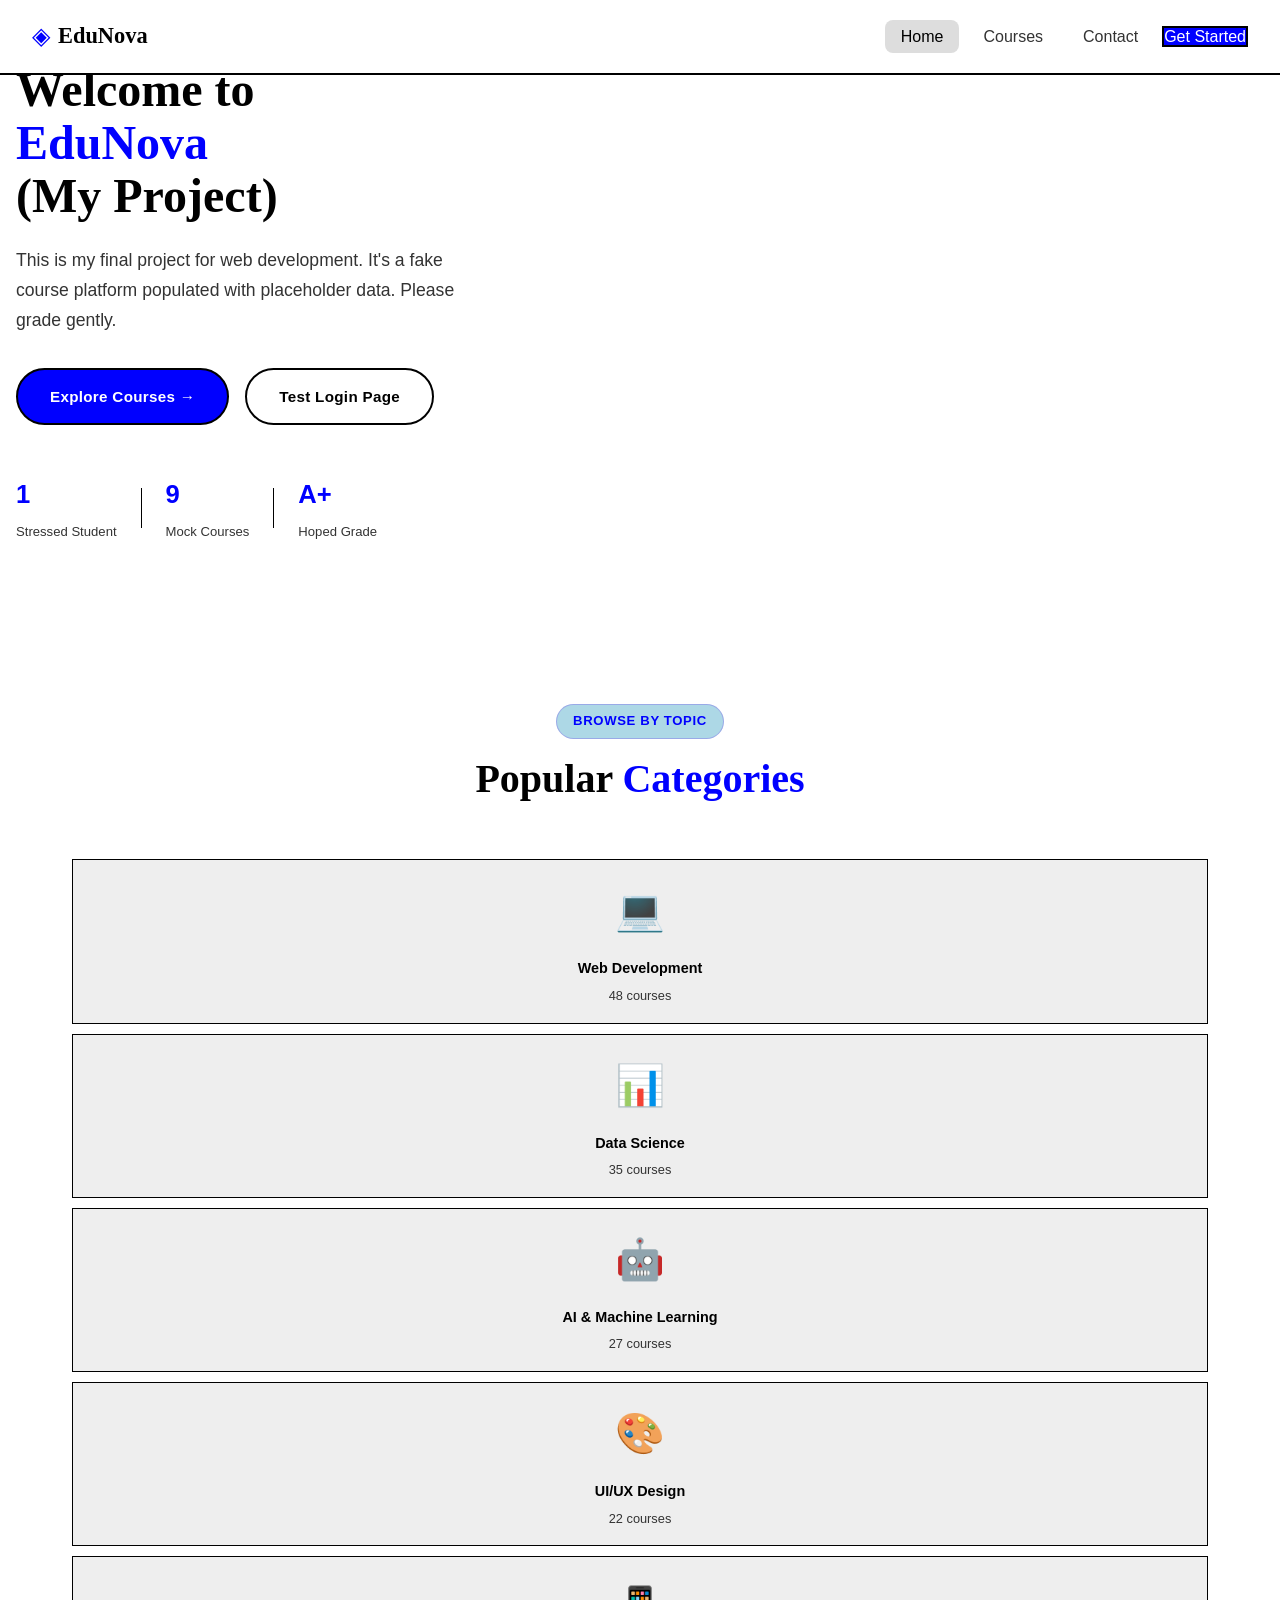
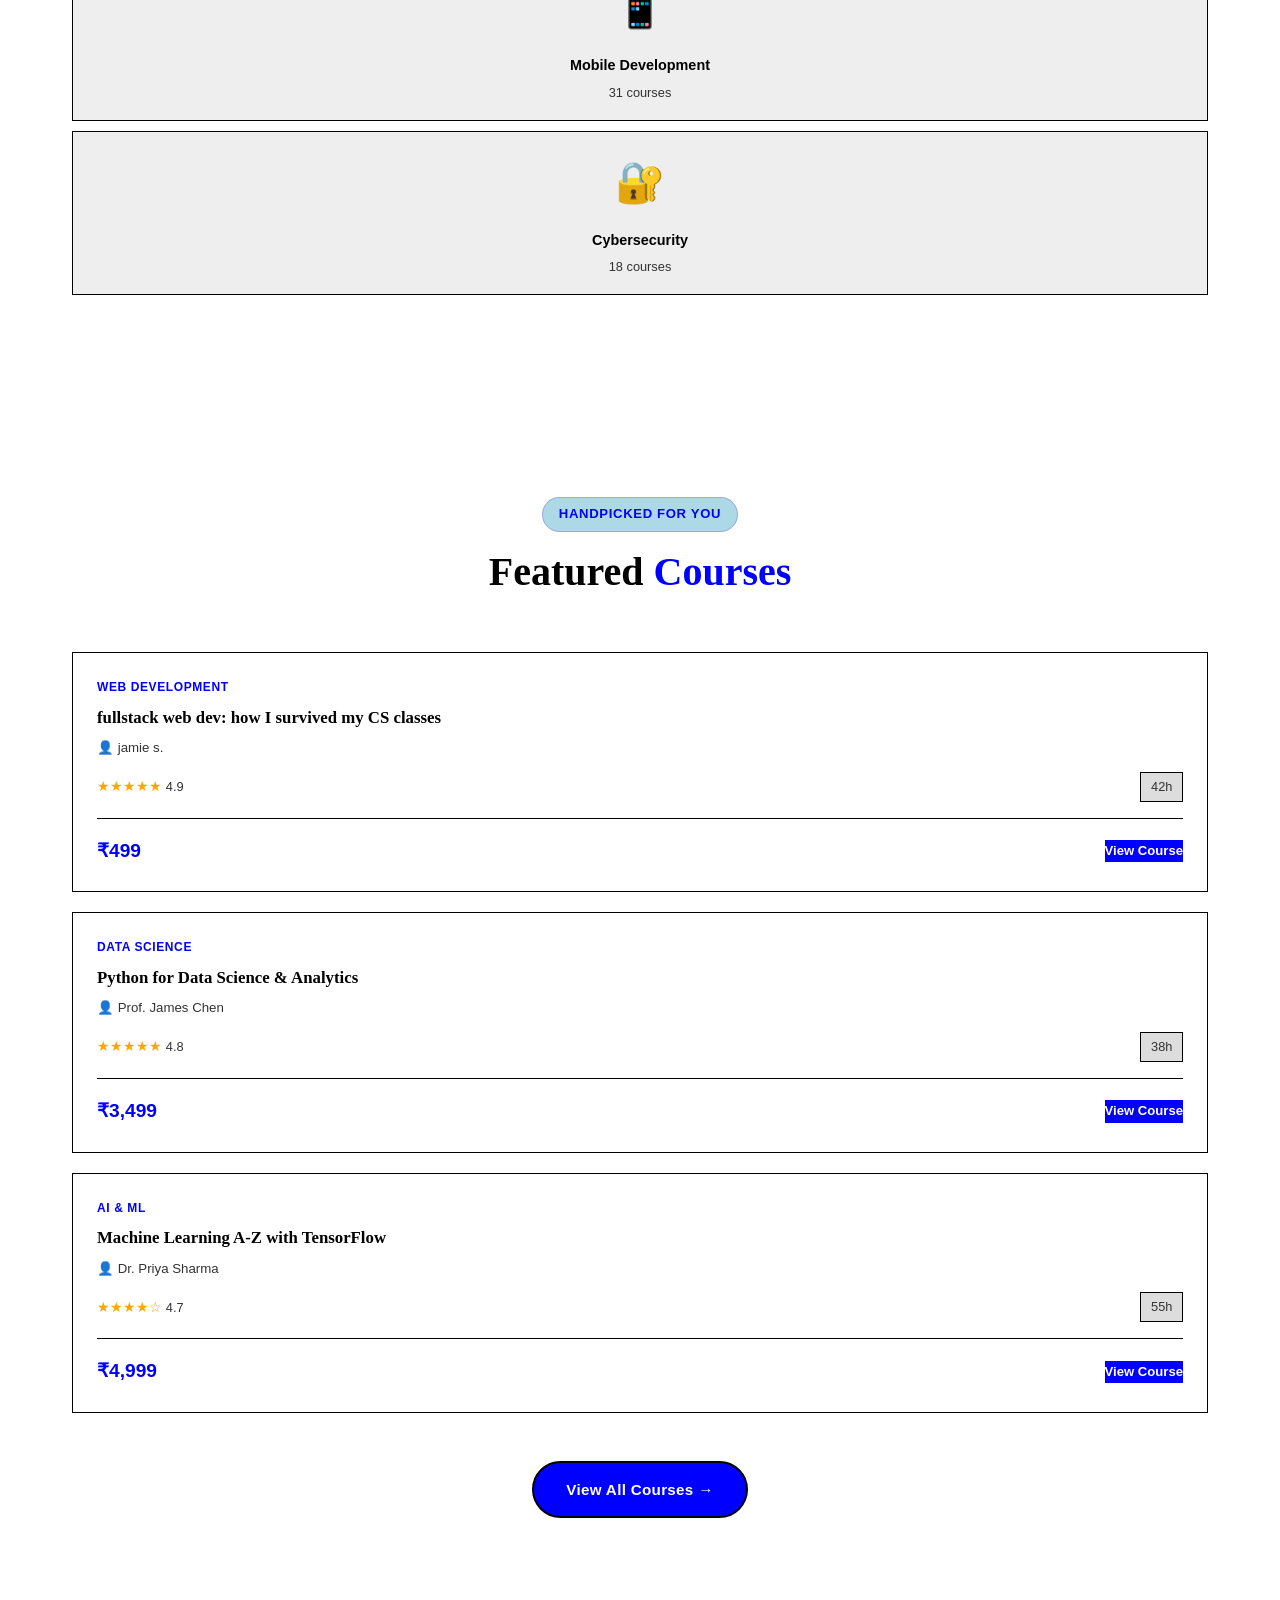
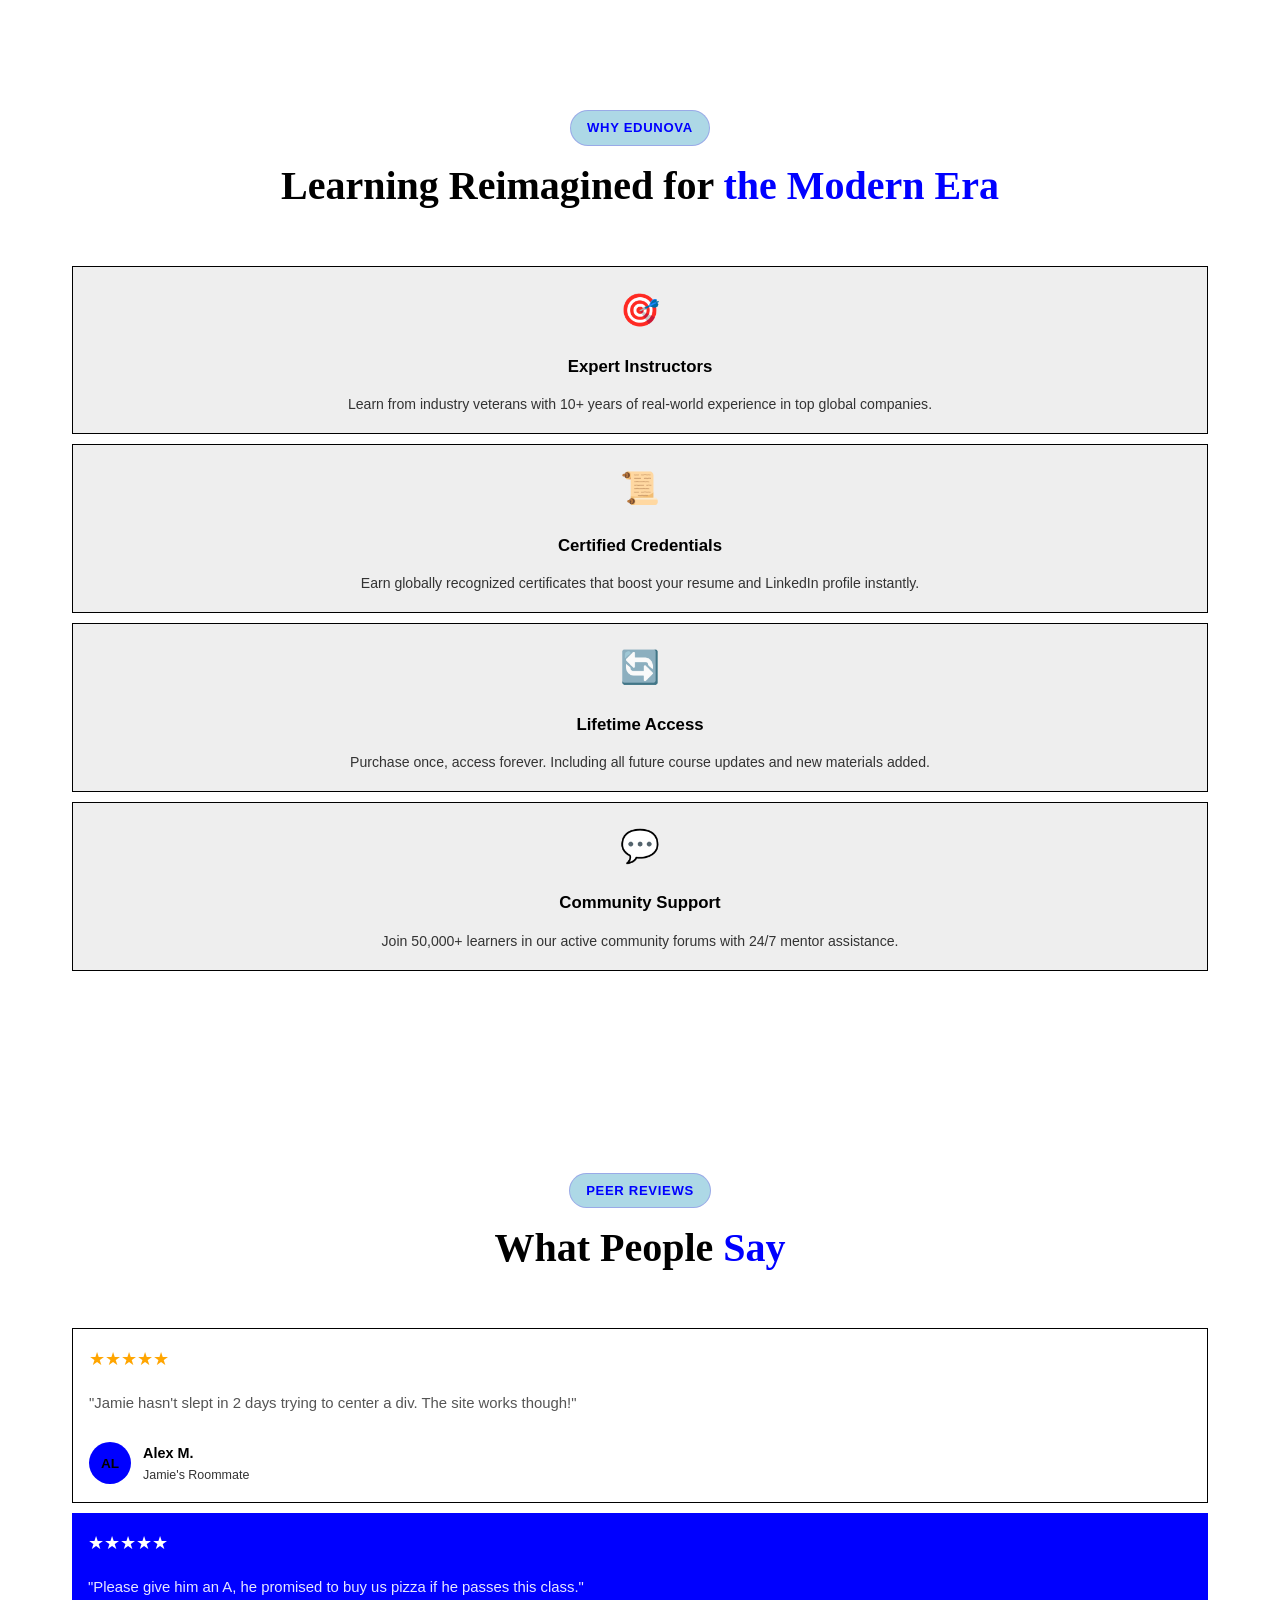
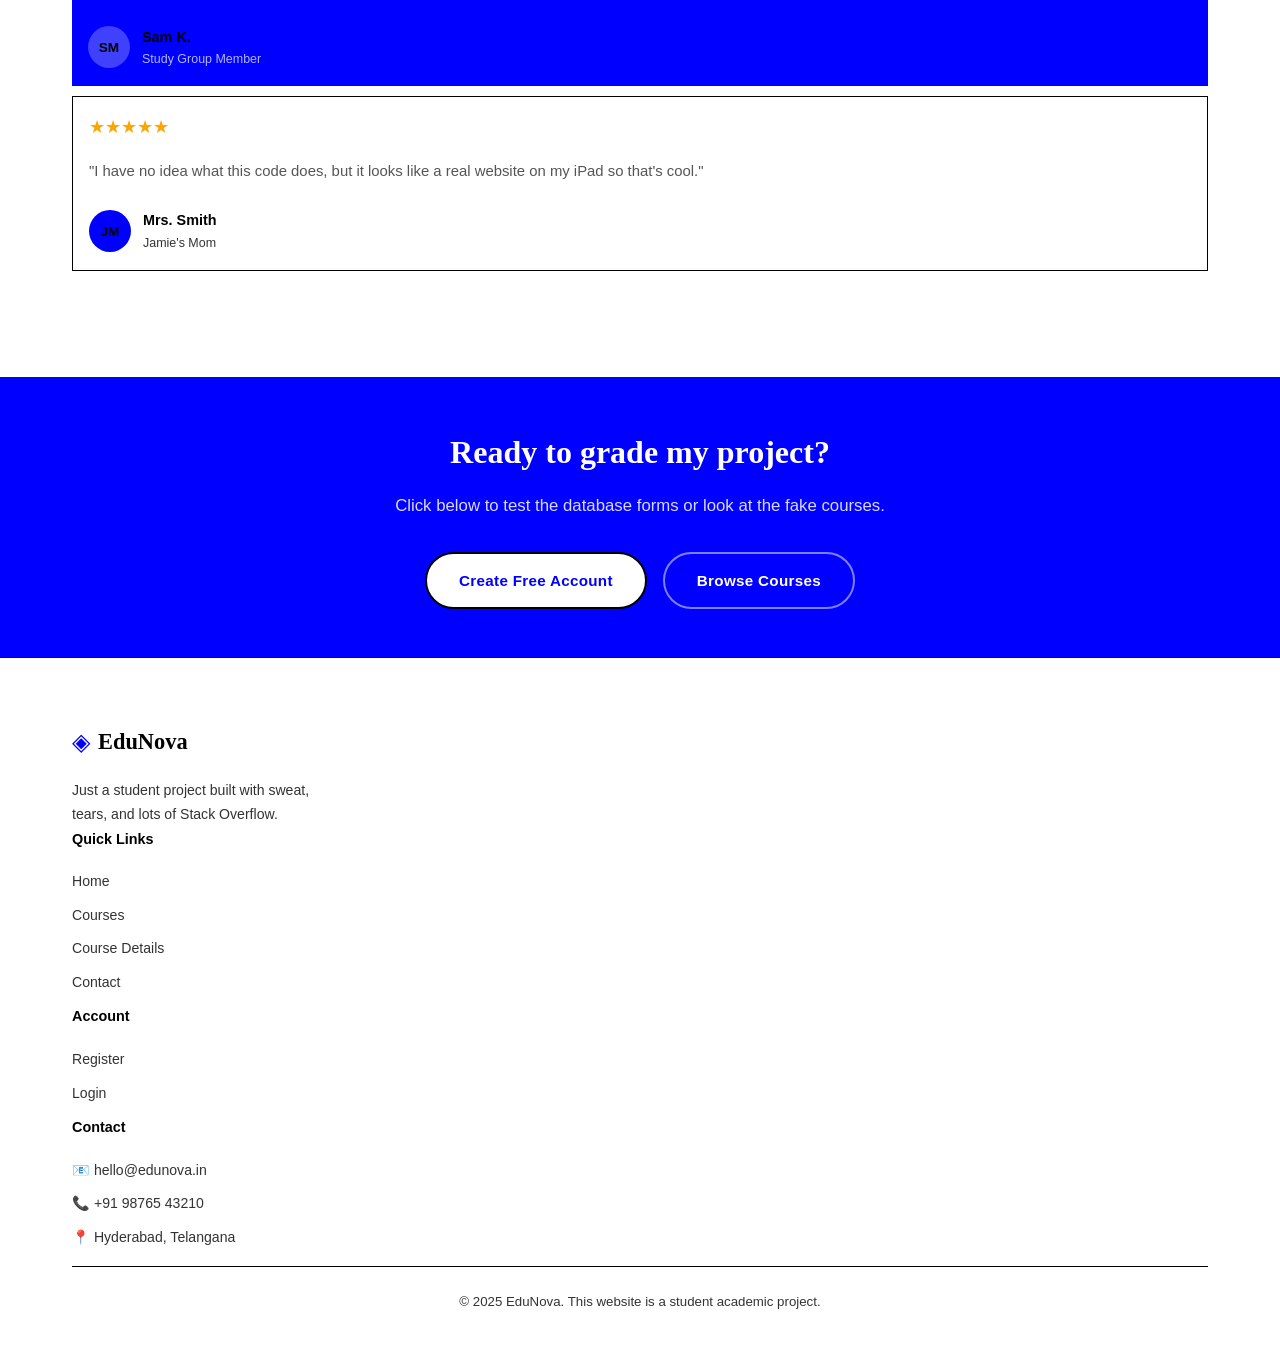
<file: index.html>
<!DOCTYPE html>
<!-- Jamie S. - CS301 Final Project -->
<!-- PLEASE GIVE ME AN A -->
<!-- (I know the design is basic, I ran out of time) -->
<html lang="en">

<head>
  <meta charset="UTF-8" />
  <meta name="viewport" content="width=device-width, initial-scale=1.0" />
  <title>EduNova — My Web Dev Project</title>
  <link rel="stylesheet" href="styles.css" />
  <link
    href="https://fonts.googleapis.com/css2?family=Playfair+Display:wght@400;700;900&family=DM+Sans:wght@300;400;500;600&display=swap"
    rel="stylesheet" />
</head>

<body>

  <!-- Navigation -->
  <div class="navbar">
    <div class="nav-brand">
      <span class="brand-icon">◈</span>
      <span class="brand-name">EduNova</span>
    </div>
    <ul class="nav-links">
      <li><a href="index.html" class="nav-link active">Home</a></li>
      <li><a href="courses.html" class="nav-link">Courses</a></li>
      <li><a href="contact.html" class="nav-link">Contact</a></li>
      <li><a href="register.html" class="nav-btn">Get Started</a></li>
    </ul>
    <button class="hamburger" onclick="toggleMenu()">☰</button>
  </div>

  <!-- Hero stuff -->
  <div class="hero">
    <div class="hero-content">
      <h1 class="hero-title">
        Welcome to<br />
        <span class="gradient-text">EduNova</span><br />
        (My Project)
      </h1>
      <p class="hero-subtitle">
        This is my final project for web development. It's a fake course platform populated with placeholder data.
        Please grade gently.
      </p>
      <div class="hero-actions">
        <a href="courses.html" class="btn btn-primary">Explore Courses →</a>
        <a href="register.html" class="btn btn-ghost">Test Login Page</a>
      </div>
      <div class="hero-stats">
        <div class="stat">
          <span class="stat-num">1</span>
          <span class="stat-label">Stressed Student</span>
        </div>
        <div class="stat-divider"></div>
        <div class="stat">
          <span class="stat-num">9</span>
          <span class="stat-label">Mock Courses</span>
        </div>
        <div class="stat-divider"></div>
        <div class="stat">
          <span class="stat-num">A+</span>
          <span class="stat-label">Hoped Grade</span>
        </div>
      </div>
    </div>
  </div>

  <!-- CATEGORIES -->
  <div class="section categories-section">
    <div class="container">
      <div class="section-header">
        <span class="section-tag">Browse by Topic</span>
        <h2 class="section-title">Popular <span class="gradient-text">Categories</span></h2>
      </div>
      <div class="categories-grid">
        <div class="category-card" onclick="location.href='courses.html'">
          <div class="cat-icon">💻</div>
          <h3>Web Development</h3>
          <p>48 courses</p>
        </div>
        <div class="category-card" onclick="location.href='courses.html'">
          <div class="cat-icon">📊</div>
          <h3>Data Science</h3>
          <p>35 courses</p>
        </div>
        <div class="category-card" onclick="location.href='courses.html'">
          <div class="cat-icon">🤖</div>
          <h3>AI & Machine Learning</h3>
          <p>27 courses</p>
        </div>
        <div class="category-card" onclick="location.href='courses.html'">
          <div class="cat-icon">🎨</div>
          <h3>UI/UX Design</h3>
          <p>22 courses</p>
        </div>
        <div class="category-card" onclick="location.href='courses.html'">
          <div class="cat-icon">📱</div>
          <h3>Mobile Development</h3>
          <p>31 courses</p>
        </div>
        <div class="category-card" onclick="location.href='courses.html'">
          <div class="cat-icon">🔐</div>
          <h3>Cybersecurity</h3>
          <p>18 courses</p>
        </div>
      </div>
    </div>
  </div>

  <!-- FEATURED COURSES -->
  <div class="section featured-section">
    <div class="container">
      <div class="section-header">
        <span class="section-tag">Handpicked for You</span>
        <h2 class="section-title">Featured <span class="gradient-text">Courses</span></h2>
      </div>
      <div class="courses-grid">
        <div class="course-card">
          <div class="course-body">
            <div class="course-category">Web Development</div>
            <h3 class="course-title">fullstack web dev: how I survived my CS classes</h3>
            <p class="course-instructor">👤 jamie s.</p>
            <div class="course-meta">
              <div class="stars">★★★★★ <span>4.9</span></div>
              <span class="course-duration">42h</span>
            </div>
            <div class="course-footer">
              <span class="price">₹499</span>
              <a href="course-details.html" class="btn-small">View Course</a>
            </div>
          </div>
        </div>
        <div class="course-card">
          <div class="course-body">
            <div class="course-category">Data Science</div>
            <h3 class="course-title">Python for Data Science & Analytics</h3>
            <p class="course-instructor">👤 Prof. James Chen</p>
            <div class="course-meta">
              <div class="stars">★★★★★ <span>4.8</span></div>
              <span class="course-duration">38h</span>
            </div>
            <div class="course-footer">
              <span class="price">₹3,499</span>
              <a href="course-details.html" class="btn-small">View Course</a>
            </div>
          </div>
        </div>
        <div class="course-card">
          <div class="course-body">
            <div class="course-category">AI & ML</div>
            <h3 class="course-title">Machine Learning A-Z with TensorFlow</h3>
            <p class="course-instructor">👤 Dr. Priya Sharma</p>
            <div class="course-meta">
              <div class="stars">★★★★☆ <span>4.7</span></div>
              <span class="course-duration">55h</span>
            </div>
            <div class="course-footer">
              <span class="price">₹4,999</span>
              <a href="course-details.html" class="btn-small">View Course</a>
            </div>
          </div>
        </div>
      </div>
      <div class="section-cta">
        <a href="courses.html" class="btn btn-primary">View All Courses →</a>
      </div>
    </div>
  </div>

  <!-- WHY section -->
  <div class="section why-section">
    <div class="container">
      <div class="section-header">
        <span class="section-tag">Why EduNova</span>
        <h2 class="section-title">Learning Reimagined for <span class="gradient-text">the Modern Era</span></h2>
      </div>
      <div class="why-grid">
        <div class="why-card">
          <div class="why-icon">🎯</div>
          <h3>Expert Instructors</h3>
          <p>Learn from industry veterans with 10+ years of real-world experience in top global companies.</p>
        </div>
        <div class="why-card">
          <div class="why-icon">📜</div>
          <h3>Certified Credentials</h3>
          <p>Earn globally recognized certificates that boost your resume and LinkedIn profile instantly.</p>
        </div>
        <div class="why-card">
          <div class="why-icon">🔄</div>
          <h3>Lifetime Access</h3>
          <p>Purchase once, access forever. Including all future course updates and new materials added.</p>
        </div>
        <div class="why-card">
          <div class="why-icon">💬</div>
          <h3>Community Support</h3>
          <p>Join 50,000+ learners in our active community forums with 24/7 mentor assistance.</p>
        </div>
      </div>
    </div>
  </div>

  <!-- TESTIMONIALS -->
  <div class="section testimonials-section">
    <div class="container">
      <div class="section-header">
        <span class="section-tag">Peer Reviews</span>
        <h2 class="section-title">What People <span class="gradient-text">Say</span></h2>
      </div>
      <div class="testimonials-grid">
        <div class="testimonial-card">
          <div class="t-stars">★★★★★</div>
          <p class="t-text">"Jamie hasn't slept in 2 days trying to center a div. The site works though!"</p>
          <div class="t-author">
            <div class="t-avatar">AL</div>
            <div>
              <div class="t-name">Alex M.</div>
              <div class="t-role">Jamie's Roommate</div>
            </div>
          </div>
        </div>
        <div class="testimonial-card featured-testimonial">
          <div class="t-stars">★★★★★</div>
          <p class="t-text">"Please give him an A, he promised to buy us pizza if he passes this class."</p>
          <div class="t-author">
            <div class="t-avatar">SM</div>
            <div>
              <div class="t-name">Sam K.</div>
              <div class="t-role">Study Group Member</div>
            </div>
          </div>
        </div>
        <div class="testimonial-card">
          <div class="t-stars">★★★★★</div>
          <p class="t-text">"I have no idea what this code does, but it looks like a real website on my iPad so that's
            cool."</p>
          <div class="t-author">
            <div class="t-avatar">JM</div>
            <div>
              <div class="t-name">Mrs. Smith</div>
              <div class="t-role">Jamie's Mom</div>
            </div>
          </div>
        </div>
      </div>
    </div>
  </div>

  <!-- CTA BANNER -->
  <div class="cta-banner">
    <div class="container">
      <h2>Ready to grade my project?</h2>
      <p>Click below to test the database forms or look at the fake courses.</p>
      <div class="cta-actions">
        <a href="register.html" class="btn btn-white">Create Free Account</a>
        <a href="courses.html" class="btn btn-outline-white">Browse Courses</a>
      </div>
    </div>
  </div>

  <!-- FOOTER -->
  <div class="footer">
    <div class="container">
      <div class="footer-grid">
        <div class="footer-brand">
          <div class="nav-brand" style="margin-bottom:1rem">
            <span class="brand-icon">◈</span>
            <span class="brand-name">EduNova</span>
          </div>
          <p>Just a student project built with sweat, tears, and lots of Stack Overflow.</p>
        </div>
        <div class="footer-col">
          <h4>Quick Links</h4>
          <ul>
            <li><a href="index.html">Home</a></li>
            <li><a href="courses.html">Courses</a></li>
            <li><a href="course-details.html">Course Details</a></li>
            <li><a href="contact.html">Contact</a></li>
          </ul>
        </div>
        <div class="footer-col">
          <h4>Account</h4>
          <ul>
            <li><a href="register.html">Register</a></li>
            <li><a href="register.html#login">Login</a></li>
          </ul>
        </div>
        <div class="footer-col">
          <h4>Contact</h4>
          <ul>
            <li>📧 hello@edunova.in</li>
            <li>📞 +91 98765 43210</li>
            <li>📍 Hyderabad, Telangana</li>
          </ul>
        </div>
      </div>
      <div class="footer-bottom">
        <p>© 2025 EduNova. This website is a student academic project.</p>
      </div>
    </div>
  </div>

  <script>
    // simple toggle for the mobile menu
    function toggleMenu() {
      document.querySelector('.nav-links').classList.toggle('open');
    }
  </script>
</body>

</html>
</file>
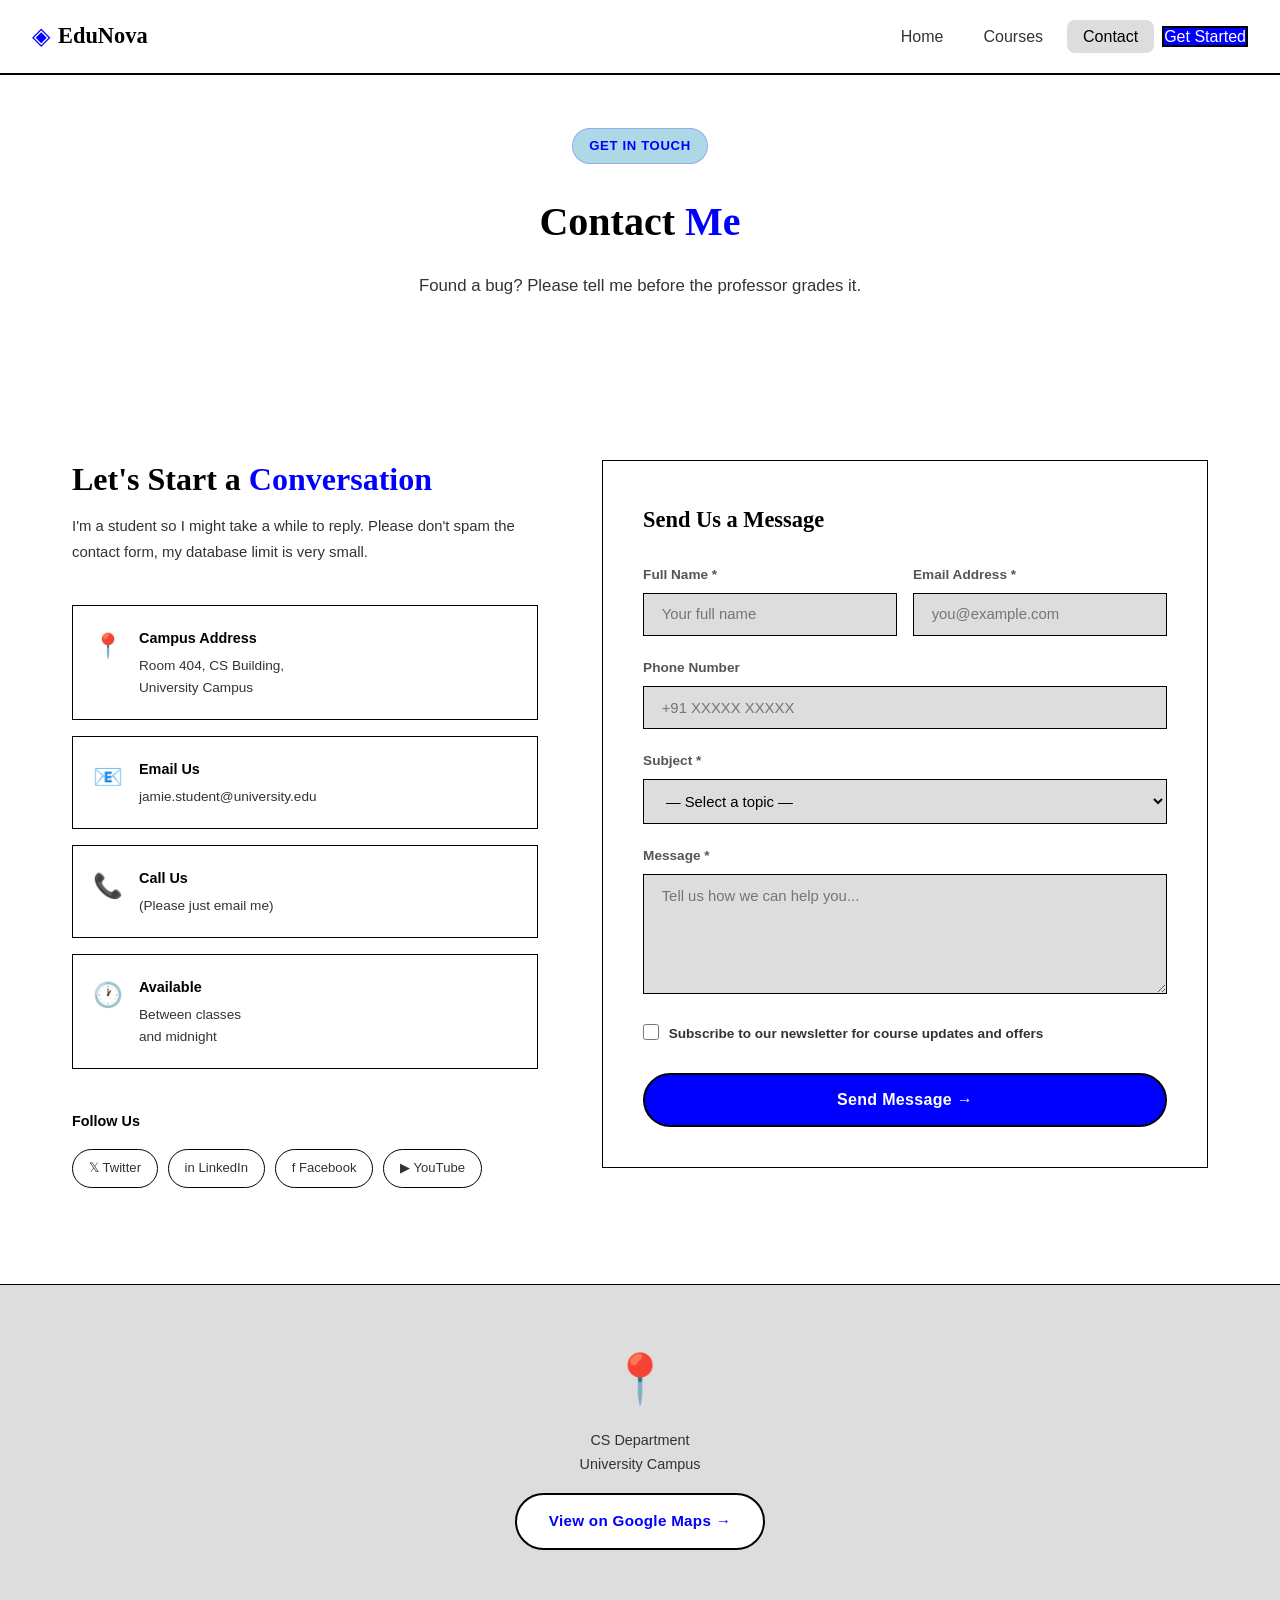
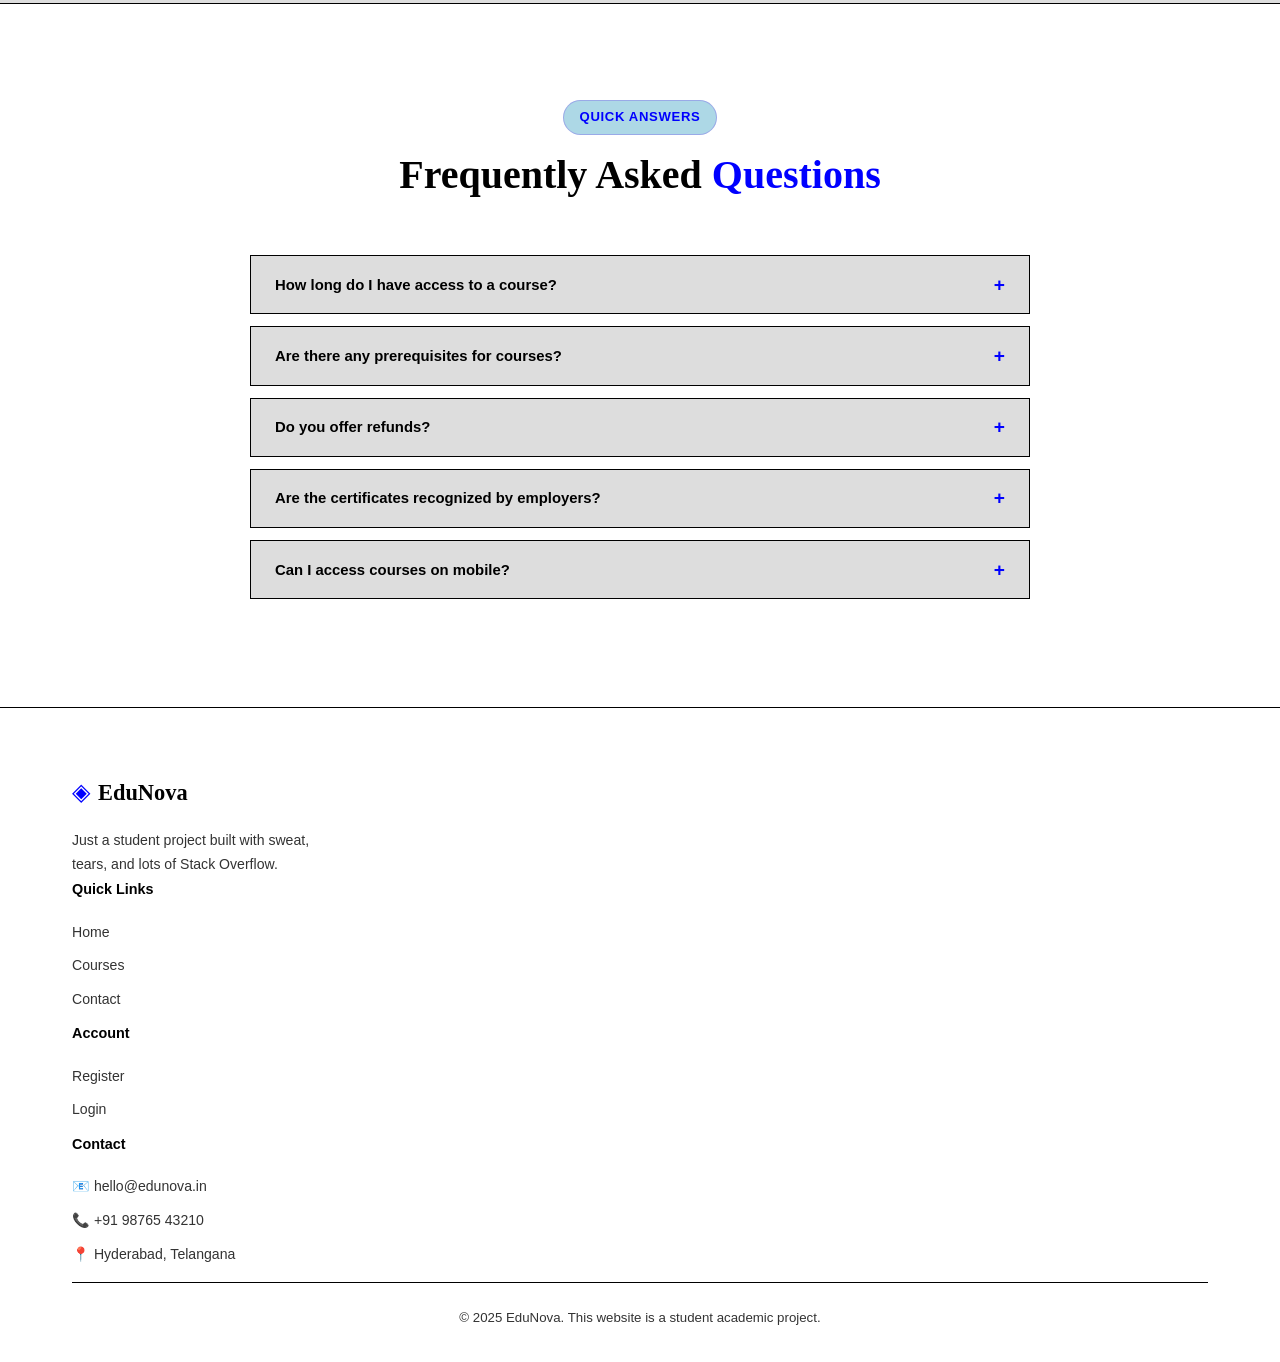
<file: contact.html>
<!DOCTYPE html>
<!-- Jamie S. - Contact Page -->
<html lang="en">

<head>
  <meta charset="UTF-8" />
  <meta name="viewport" content="width=device-width, initial-scale=1.0" />
  <title>Contact Me — EduNova</title>
  <link rel="stylesheet" href="styles.css" />
  <link
    href="https://fonts.googleapis.com/css2?family=Playfair+Display:wght@400;700;900&family=DM+Sans:wght@300;400;500;600&display=swap"
    rel="stylesheet" />
</head>

<body>

  <div class="navbar">
    <div class="nav-brand">
      <span class="brand-icon">◈</span>
      <span class="brand-name">EduNova</span>
    </div>
    <ul class="nav-links">
      <li><a href="index.html" class="nav-link">Home</a></li>
      <li><a href="courses.html" class="nav-link">Courses</a></li>
      <li><a href="contact.html" class="nav-link active">Contact</a></li>
      <li><a href="register.html" class="nav-btn">Get Started</a></li>
    </ul>
    <button class="hamburger" onclick="toggleMenu()">☰</button>
  </div>

  <!-- PAGE HEADER -->
  <div class="page-header">
    <div class="container">
      <span class="section-tag">Get in Touch</span>
      <h1 class="page-title">Contact <span class="gradient-text">Me</span></h1>
      <p>Found a bug? Please tell me before the professor grades it.</p>
    </div>
  </div>

  <!-- CONTACT CONTENT -->
  <div class="section contact-section">
    <div class="container">
      <div class="contact-layout">

        <!-- CONTACT INFO -->
        <div class="contact-info">
          <h2 class="contact-info-title">Let's Start a <span class="gradient-text">Conversation</span></h2>
          <p class="contact-info-sub">I'm a student so I might take a while to reply. Please don't spam the contact
            form, my database limit is very small.</p>

          <div class="contact-cards">
            <div class="contact-card">
              <div class="contact-card-icon">📍</div>
              <div class="contact-card-info">
                <h4>Campus Address</h4>
                <p>Room 404, CS Building,<br />
                  University Campus</p>
              </div>
            </div>
            <div class="contact-card">
              <div class="contact-card-icon">📧</div>
              <div class="contact-card-info">
                <h4>Email Us</h4>
                <p>
                  <a href="mailto:jamie.student@university.edu">jamie.student@university.edu</a>
                </p>
              </div>
            </div>
            <div class="contact-card">
              <div class="contact-card-icon">📞</div>
              <div class="contact-card-info">
                <h4>Call Us</h4>
                <p>
                  (Please just email me)
                </p>
              </div>
            </div>
            <div class="contact-card">
              <div class="contact-card-icon">🕐</div>
              <div class="contact-card-info">
                <h4>Available</h4>
                <p>Between classes<br />and midnight</p>
              </div>
            </div>
          </div>

          <div class="social-links">
            <h4>Follow Us</h4>
            <div class="socials">
              <a href="#" class="social-btn">𝕏 Twitter</a>
              <a href="#" class="social-btn">in LinkedIn</a>
              <a href="#" class="social-btn">f Facebook</a>
              <a href="#" class="social-btn">▶ YouTube</a>
            </div>
          </div>
        </div>

        <!-- CONTACT FORM -->
        <div class="contact-form-wrap">
          <h3 class="form-title">Send Us a Message</h3>
          <form novalidate onsubmit="validateContact(event)" id="contactForm">
            <div class="form-row two-col">
              <div class="form-group">
                <label for="c-name">Full Name *</label>
                <input type="text" id="c-name" placeholder="Your full name" />
                <span class="field-error" id="cerr-name"></span>
              </div>
              <div class="form-group">
                <label for="c-email">Email Address *</label>
                <input type="email" id="c-email" placeholder="you@example.com" />
                <span class="field-error" id="cerr-email"></span>
              </div>
            </div>
            <div class="form-group">
              <label for="c-phone">Phone Number</label>
              <input type="tel" id="c-phone" placeholder="+91 XXXXX XXXXX" />
              <span class="field-error" id="cerr-phone"></span>
            </div>
            <div class="form-group">
              <label for="c-subject">Subject *</label>
              <select id="c-subject">
                <option value="">— Select a topic —</option>
                <option value="course">Course Inquiry</option>
                <option value="technical">Technical Support</option>
                <option value="billing">Billing & Payments</option>
                <option value="partnership">Partnership / B2B</option>
                <option value="other">Other</option>
              </select>
              <span class="field-error" id="cerr-subject"></span>
            </div>
            <div class="form-group">
              <label for="c-msg">Message *</label>
              <textarea id="c-msg" rows="5" placeholder="Tell us how we can help you..."></textarea>
              <span class="field-error" id="cerr-msg"></span>
            </div>
            <div class="form-group checkbox-group">
              <label class="checkbox-label">
                <input type="checkbox" id="c-newsletter" />
                <span>Subscribe to our newsletter for course updates and offers</span>
              </label>
            </div>
            <button type="submit" class="btn btn-primary submit-btn">Send Message →</button>
          </form>
        </div>
      </div>
    </div>
  </div>

  <!-- MAP PLACEHOLDER (Google maps API requires a credit card so I just made a gray box) -->
  <div class="map-section">
    <div class="map-placeholder">
      <div class="map-overlay">
        <div class="map-pin">📍</div>
        <p>CS Department<br />University Campus</p>
        <a href="https://maps.google.com" target="_blank" class="btn btn-white"
          style="margin-top:1rem;display:inline-block">View on Google Maps →</a>
      </div>
    </div>
  </div>

  <!-- FAQ -->
  <div class="section faq-section">
    <div class="container">
      <div class="section-header">
        <span class="section-tag">Quick Answers</span>
        <h2 class="section-title">Frequently Asked <span class="gradient-text">Questions</span></h2>
      </div>
      <div class="faq-list">
        <div class="faq-item">
          <button class="faq-q" onclick="toggleFaq(this)">How long do I have access to a course? <span>+</span></button>
          <div class="faq-a">Until the university deletes my server space at the end of the semester.</div>
        </div>
        <div class="faq-item">
          <button class="faq-q" onclick="toggleFaq(this)">Are there any prerequisites for courses?
            <span>+</span></button>
          <div class="faq-a">Just a web browser and a lot of patience.</div>
        </div>
        <div class="faq-item">
          <button class="faq-q" onclick="toggleFaq(this)">Do you offer refunds? <span>+</span></button>
          <div class="faq-a">Everything here is fake and free, so no money is involved.</div>
        </div>
        <div class="faq-item">
          <button class="faq-q" onclick="toggleFaq(this)">Are the certificates recognized by employers?
            <span>+</span></button>
          <div class="faq-a">Only by my mom, who thinks they look very nice on the fridge.</div>
        </div>
        <div class="faq-item">
          <button class="faq-q" onclick="toggleFaq(this)">Can I access courses on mobile? <span>+</span></button>
          <div class="faq-a">I tried my best to make it responsive, but please grade it on a laptop just in case.</div>
        </div>
      </div>
    </div>
  </div>

  <!-- TOAST -->
  <div class="toast" id="toast"></div>

  <div class="footer">
    <div class="container">
      <div class="footer-grid">
        <div class="footer-brand">
          <div class="nav-brand" style="margin-bottom:1rem">
            <span class="brand-icon">◈</span>
            <span class="brand-name">EduNova</span>
          </div>
          <p>Just a student project built with sweat, tears, and lots of Stack Overflow.</p>
        </div>
        <div class="footer-col">
          <h4>Quick Links</h4>
          <ul>
            <li><a href="index.html">Home</a></li>
            <li><a href="courses.html">Courses</a></li>
            <li><a href="contact.html">Contact</a></li>
          </ul>
        </div>
        <div class="footer-col">
          <h4>Account</h4>
          <ul>
            <li><a href="register.html">Register</a></li>
            <li><a href="register.html#login">Login</a></li>
          </ul>
        </div>
        <div class="footer-col">
          <h4>Contact</h4>
          <ul>
            <li>📧 hello@edunova.in</li>
            <li>📞 +91 98765 43210</li>
            <li>📍 Hyderabad, Telangana</li>
          </ul>
        </div>
      </div>
      <div class="footer-bottom">
        <p>© 2025 EduNova. This website is a student academic project.</p>
      </div>
    </div>
  </div>

  <script>
    function toggleMenu() { document.querySelector('.nav-links').classList.toggle('open'); }

    function showToast(msg, success = true) {
      const t = document.getElementById('toast');
      t.textContent = msg;
      t.className = 'toast ' + (success ? 'toast-success' : 'toast-error') + ' show';
      setTimeout(() => t.className = 'toast', 3500);
    }

    function validateContact(e) {
      e.preventDefault();
      ['cerr-name', 'cerr-email', 'cerr-phone', 'cerr-subject', 'cerr-msg'].forEach(id => {
        const el = document.getElementById(id);
        if (el) { el.textContent = ''; el.style.display = 'none'; }
      });
      let valid = true;

      const name = document.getElementById('c-name').value.trim();
      const email = document.getElementById('c-email').value.trim();
      const phone = document.getElementById('c-phone').value.trim();
      const subject = document.getElementById('c-subject').value;
      const msg = document.getElementById('c-msg').value.trim();
      const emailRx = /^[^\s@]+@[^\s@]+\.[^\s@]+$/;

      function err(id, txt) {
        const el = document.getElementById(id);
        el.textContent = '⚠ ' + txt;
        el.style.display = 'block';
        valid = false;
      }

      if (!name || name.length < 2) err('cerr-name', 'Please enter your full name');
      if (!email) err('cerr-email', 'Email is required');
      else if (!emailRx.test(email)) err('cerr-email', 'Please enter a valid email address');
      if (phone && !/^[+]?[\d\s-]{10,15}$/.test(phone)) err('cerr-phone', 'Please enter a valid phone number');
      if (!subject) err('cerr-subject', 'Please select a subject');
      if (!msg || msg.length < 10) err('cerr-msg', 'Message must be at least 10 characters');

      if (valid) {
        showToast('✅ Message sent! We\'ll get back to you within 24 hours.');
        document.getElementById('contactForm').reset();
      } else {
        showToast('⚠ Please fix the highlighted errors.', false);
      }
    }

    function toggleFaq(btn) {
      const answer = btn.nextElementSibling;
      const icon = btn.querySelector('span');
      const isOpen = answer.classList.contains('open');
      document.querySelectorAll('.faq-a.open').forEach(a => {
        a.classList.remove('open');
        a.previousElementSibling.querySelector('span').textContent = '+';
      });
      if (!isOpen) {
        answer.classList.add('open');
        icon.textContent = '−';
      }
    }
  </script>
</body>

</html>
</file>
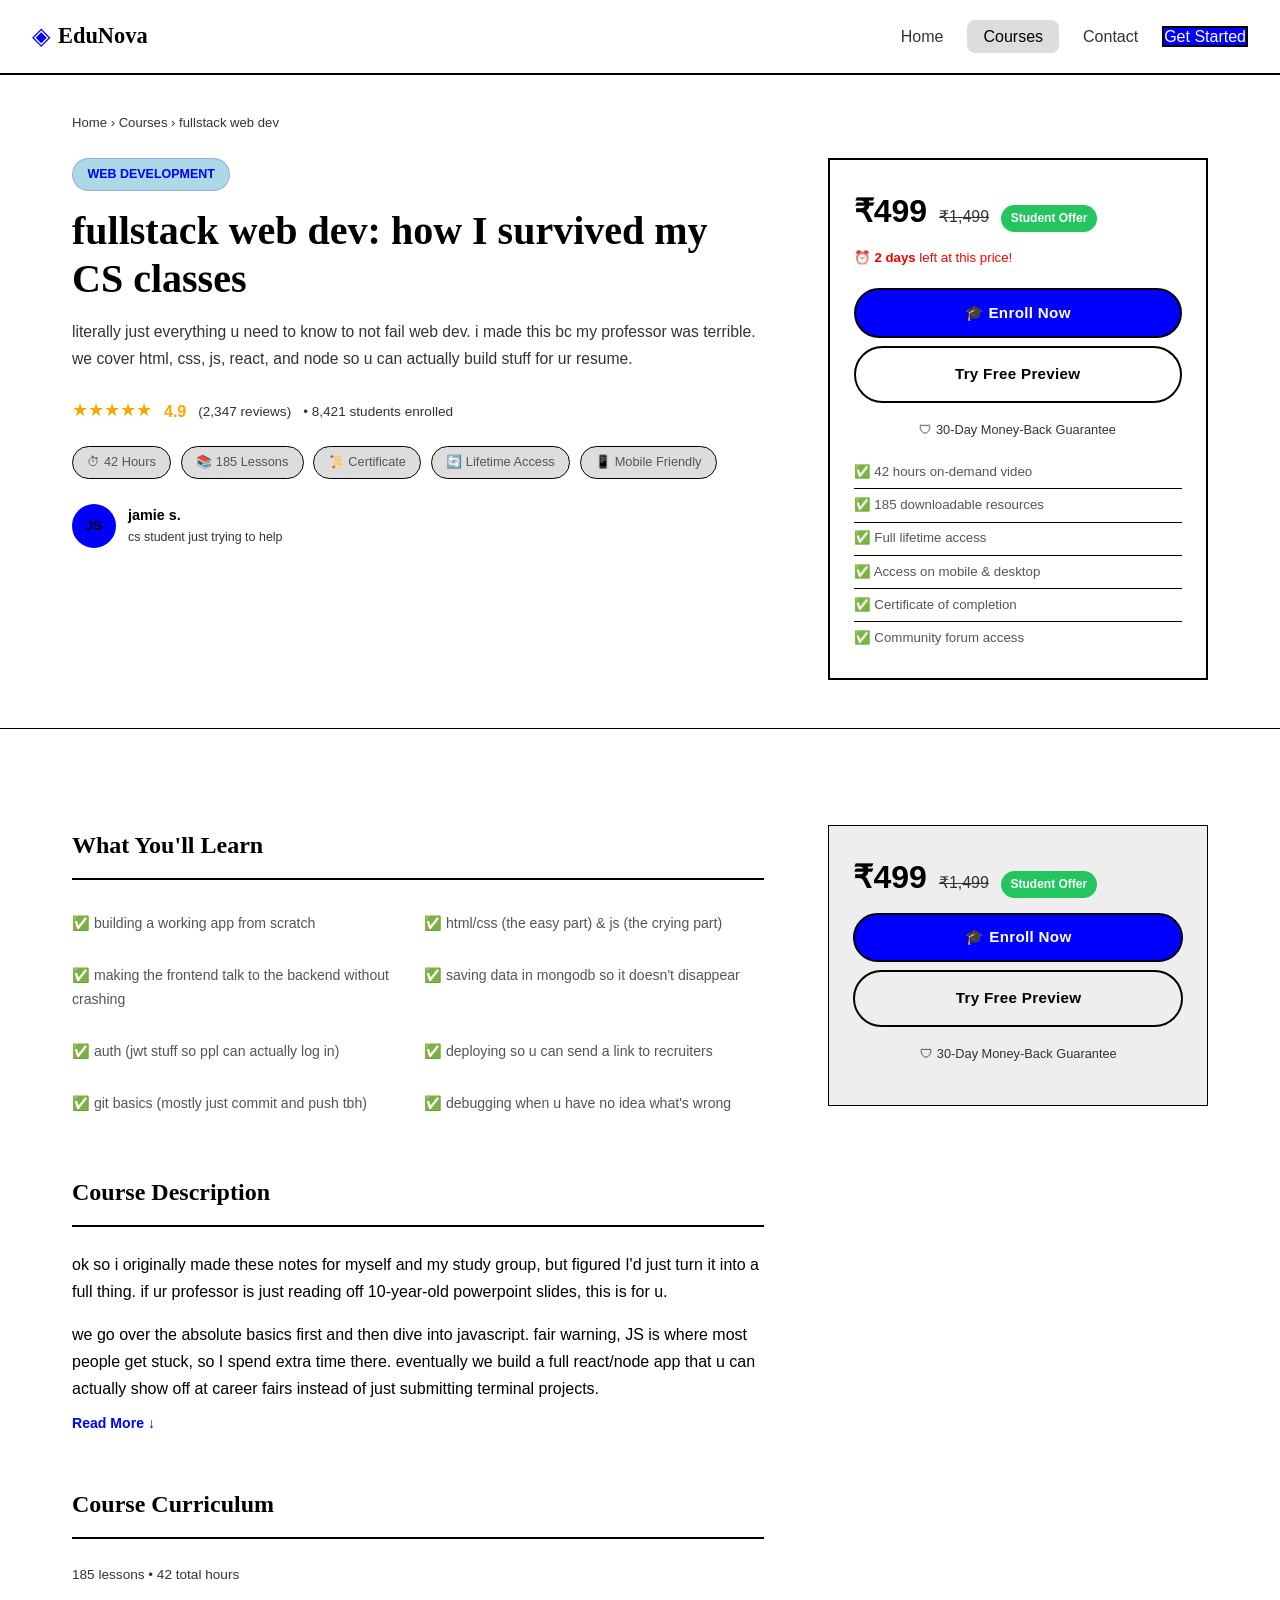
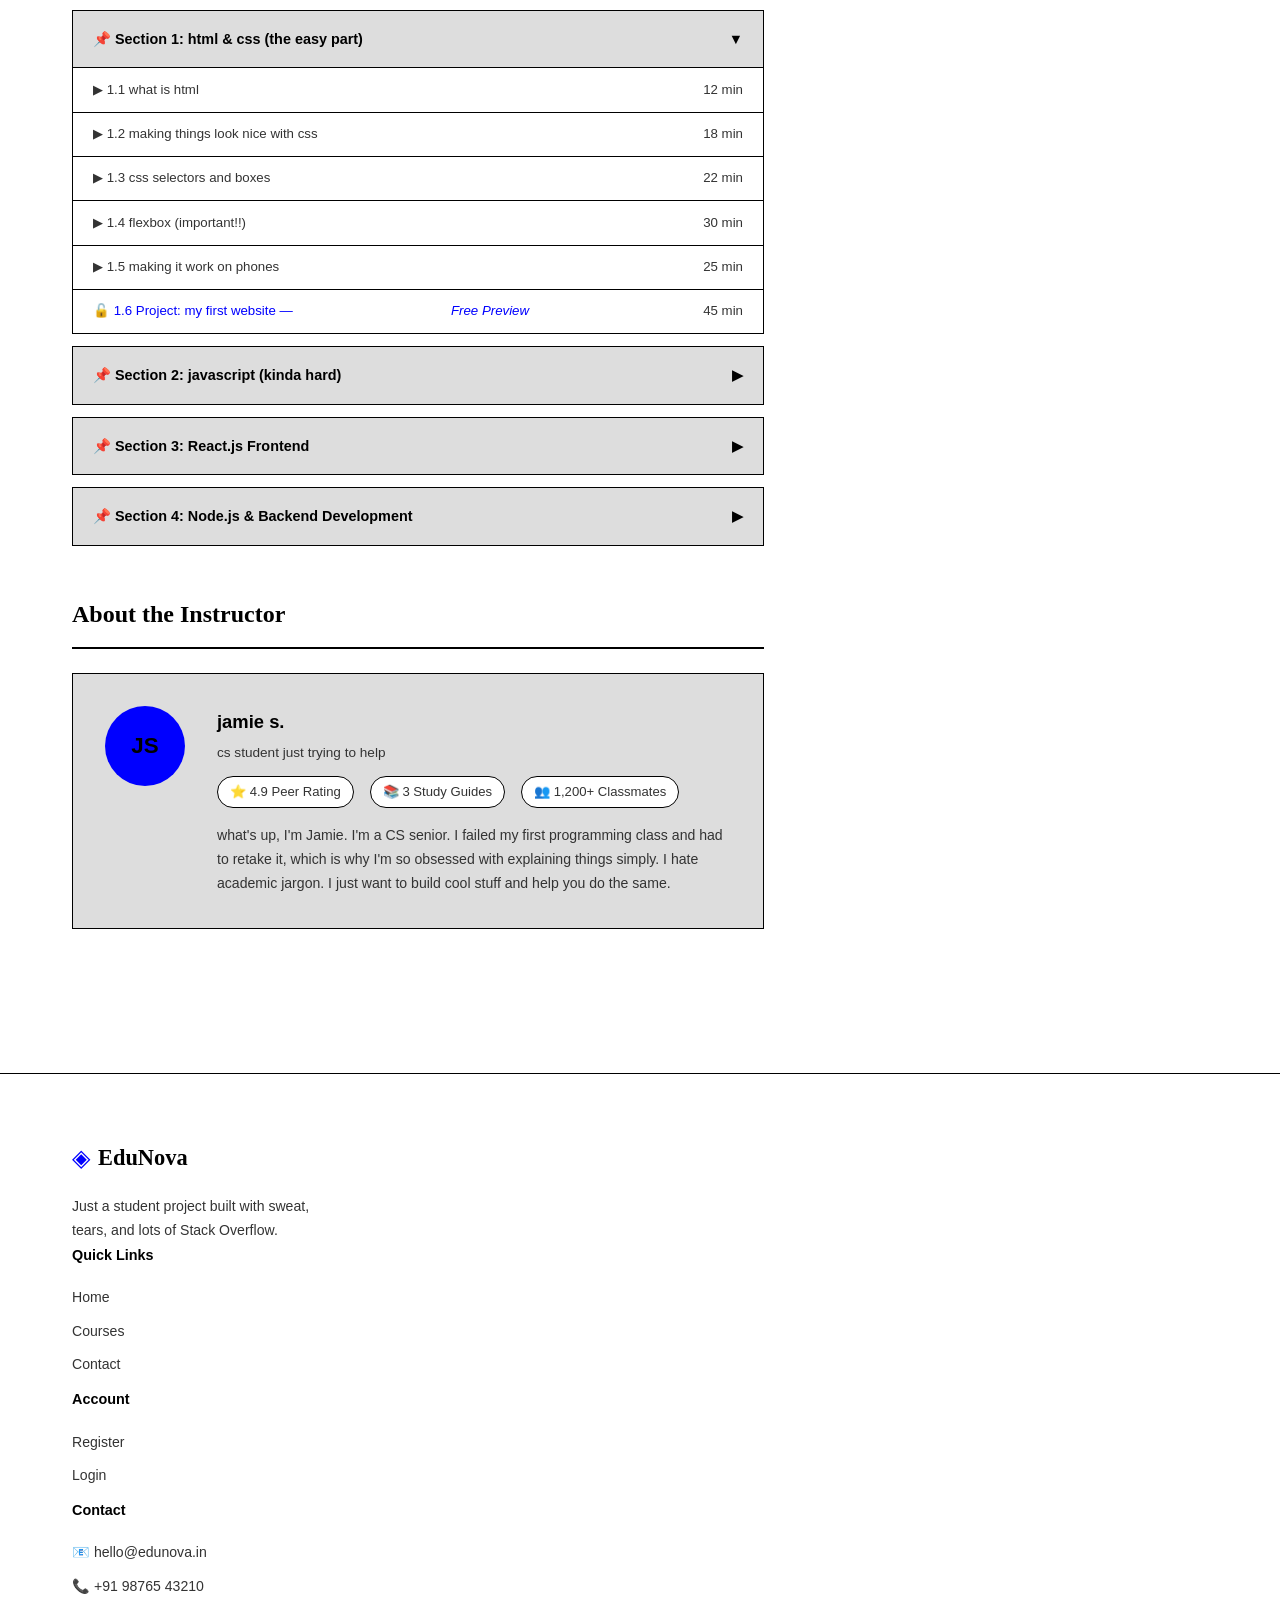
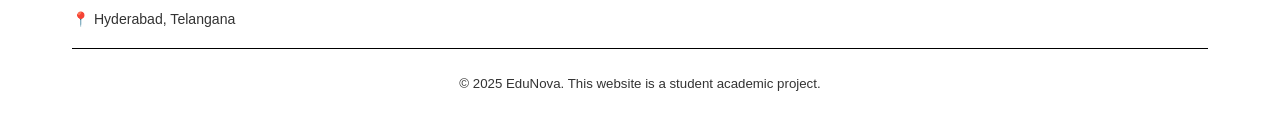
<file: course-details.html>
<!DOCTYPE html>
<!-- Jamie S. - Course Details View -->
<html lang="en">

<head>
  <meta charset="UTF-8" />
  <meta name="viewport" content="width=device-width, initial-scale=1.0" />
  <title>Course Details — EduNova</title>
  <link rel="stylesheet" href="styles.css" />
  <link
    href="https://fonts.googleapis.com/css2?family=Playfair+Display:wght@400;700;900&family=DM+Sans:wght@300;400;500;600&display=swap"
    rel="stylesheet" />
</head>

<body>

  <div class="navbar">
    <div class="nav-brand">
      <span class="brand-icon">◈</span>
      <span class="brand-name">EduNova</span>
    </div>
    <ul class="nav-links">
      <li><a href="index.html" class="nav-link">Home</a></li>
      <li><a href="courses.html" class="nav-link active">Courses</a></li>
      <li><a href="contact.html" class="nav-link">Contact</a></li>
      <li><a href="register.html" class="nav-btn">Get Started</a></li>
    </ul>
    <button class="hamburger" onclick="toggleMenu()">☰</button>
  </div>

  <!-- COURSE HERO -->
  <div class="course-detail-hero">
    <div class="container">
      <div class="breadcrumb">
        <a href="index.html">Home</a> › <a href="courses.html">Courses</a> › fullstack web dev
      </div>
      <div class="cdh-layout">
        <div class="cdh-info">
          <span class="course-category-tag">Web Development</span>
          <h1 class="cdh-title">fullstack web dev: how I survived my CS classes</h1>
          <p class="cdh-desc">literally just everything u need to know to not fail web dev. i made this bc my professor
            was terrible. we cover html, css, js, react, and node so u can actually build stuff for ur resume.</p>
          <div class="cdh-meta">
            <div class="stars-lg">★★★★★</div>
            <span class="rating-num">4.9</span>
            <span class="review-count">(2,347 reviews)</span>
            <span class="enrolled-count">• 8,421 students enrolled</span>
          </div>
          <div class="cdh-tags">
            <span class="tag">⏱ 42 Hours</span>
            <span class="tag">📚 185 Lessons</span>
            <span class="tag">📜 Certificate</span>
            <span class="tag">🔄 Lifetime Access</span>
            <span class="tag">📱 Mobile Friendly</span>
          </div>
          <div class="instructor-mini">
            <div class="inst-avatar">JS</div>
            <div>
              <div class="inst-mini-name">jamie s.</div>
              <div class="inst-mini-role">cs student just trying to help</div>
            </div>
          </div>
        </div>
        <div class="cdh-card">
          <div class="cdh-card-body">
            <div class="price-block">
              <span class="price-main">₹499</span>
              <span class="price-original">₹1,499</span>
              <span class="discount-tag">Student Offer</span>
            </div>
            <div class="timer-block">⏰ <strong>2 days</strong> left at this price!</div>
            <button class="btn btn-primary enroll-btn" onclick="enrollNow()">🎓 Enroll Now</button>
            <a href="register.html" class="btn btn-ghost enroll-btn-ghost">Try Free Preview</a>
            <div class="money-back">🛡 30-Day Money-Back Guarantee</div>
            <ul class="includes-list">
              <li>✅ 42 hours on-demand video</li>
              <li>✅ 185 downloadable resources</li>
              <li>✅ Full lifetime access</li>
              <li>✅ Access on mobile & desktop</li>
              <li>✅ Certificate of completion</li>
              <li>✅ Community forum access</li>
            </ul>
          </div>
        </div>
      </div>
    </div>
  </div>

  <!-- MAIN CONTENT -->
  <div class="section">
    <div class="container">
      <div class="detail-layout">
        <div class="detail-main">

          <!-- WHAT YOU'LL LEARN -->
          <div class="detail-block">
            <h2 class="detail-heading">What You'll Learn</h2>
            <div class="learn-grid">
              <div class="learn-item">✅ building a working app from scratch</div>
              <div class="learn-item">✅ html/css (the easy part) & js (the crying part)</div>
              <div class="learn-item">✅ making the frontend talk to the backend without crashing</div>
              <div class="learn-item">✅ saving data in mongodb so it doesn't disappear</div>
              <div class="learn-item">✅ auth (jwt stuff so ppl can actually log in)</div>
              <div class="learn-item">✅ deploying so u can send a link to recruiters</div>
              <div class="learn-item">✅ git basics (mostly just commit and push tbh)</div>
              <div class="learn-item">✅ debugging when u have no idea what's wrong</div>
            </div>
          </div>

          <!-- DESCRIPTION -->
          <div class="detail-block">
            <h2 class="detail-heading">Course Description</h2>
            <p>ok so i originally made these notes for myself and my study group, but figured I'd just turn it into a
              full thing. if ur professor is just reading off 10-year-old powerpoint slides, this is for u.</p>
            <p style="margin-top:1rem">we go over the absolute basics first and then dive into javascript. fair warning,
              JS is where most people get stuck, so I spend extra time there. eventually we build a full react/node app
              that u can actually show off at career fairs instead of just submitting terminal projects.</p>
            <div class="read-more-block" id="rmBlock" style="display:none">
              <p>disclaimer: i'm still a student so if i take a day to reply on discord, it's bc i have midterms. but my
                friends also help moderate. there's lots of mini-projects bc honestly watching tutorials does nothing if
                u don't type the code urself. hope it helps!</p>
            </div>
            <button class="read-more-btn" onclick="toggleReadMore()">Read More ↓</button>
          </div>

          <!-- CURRICULUM -->
          <div class="detail-block">
            <h2 class="detail-heading">Course Curriculum</h2>
            <div class="curriculum-meta">185 lessons • 42 total hours</div>

            <div class="curriculum-section">
              <div class="curr-header" onclick="toggleCurr(this)">
                <span>📌 Section 1: html & css (the easy part)</span>
                <span class="curr-toggle">▼</span>
              </div>
              <div class="curr-body open">
                <div class="curr-lesson">▶ 1.1 what is html <span>12 min</span></div>
                <div class="curr-lesson">▶ 1.2 making things look nice with css <span>18 min</span></div>
                <div class="curr-lesson">▶ 1.3 css selectors and boxes <span>22 min</span></div>
                <div class="curr-lesson">▶ 1.4 flexbox (important!!) <span>30 min</span></div>
                <div class="curr-lesson">▶ 1.5 making it work on phones <span>25 min</span></div>
                <div class="curr-lesson preview-lesson">🔓 1.6 Project: my first website — <em>Free Preview</em>
                  <span>45 min</span>
                </div>
              </div>
            </div>

            <div class="curriculum-section">
              <div class="curr-header" onclick="toggleCurr(this)">
                <span>📌 Section 2: javascript (kinda hard)</span>
                <span class="curr-toggle">▶</span>
              </div>
              <div class="curr-body">
                <div class="curr-lesson">▶ 2.1 Variables, Data Types & Operators <span>20 min</span></div>
                <div class="curr-lesson">▶ 2.2 Functions & Scope <span>28 min</span></div>
                <div class="curr-lesson">▶ 2.3 Arrays & Objects <span>35 min</span></div>
                <div class="curr-lesson">▶ 2.4 ES6+ Features (Arrow Fn, Destructuring, Modules) <span>40 min</span>
                </div>
                <div class="curr-lesson">▶ 2.5 Async JavaScript (Promises, async/await) <span>38 min</span></div>
              </div>
            </div>

            <div class="curriculum-section">
              <div class="curr-header" onclick="toggleCurr(this)">
                <span>📌 Section 3: React.js Frontend</span>
                <span class="curr-toggle">▶</span>
              </div>
              <div class="curr-body">
                <!-- kinda got lazy typing these out -->
                <div class="curr-lesson">▶ 3.1 React Fundamentals & JSX <span>30 min</span></div>
                <div class="curr-lesson">▶ 3.2 Components, Props & State <span>35 min</span></div>
                <div class="curr-lesson">▶ 3.3 React Hooks (useState, useEffect, useContext) <span>45 min</span></div>
                <div class="curr-lesson">▶ 3.4 React Router & SPA Navigation <span>28 min</span></div>
              </div>
            </div>

            <div class="curriculum-section">
              <div class="curr-header" onclick="toggleCurr(this)">
                <span>📌 Section 4: Node.js & Backend Development</span>
                <span class="curr-toggle">▶</span>
              </div>
              <div class="curr-body">
                <div class="curr-lesson">▶ 4.1 Node.js Fundamentals & npm <span>25 min</span></div>
                <div class="curr-lesson">▶ 4.2 Express.js REST API <span>40 min</span></div>
                <div class="curr-lesson">▶ 4.3 MongoDB & Mongoose ODM <span>38 min</span></div>
                <div class="curr-lesson">▶ 4.4 Authentication with JWT <span>42 min</span></div>
              </div>
            </div>
          </div>

          <!-- INSTRUCTOR -->
          <div class="detail-block">
            <h2 class="detail-heading">About the Instructor</h2>
            <div class="instructor-card">
              <div class="inst-big-avatar">JS</div>
              <div class="inst-info">
                <h3 class="inst-name">jamie s.</h3>
                <p class="inst-title">cs student just trying to help</p>
                <div class="inst-stats">
                  <span>⭐ 4.9 Peer Rating</span>
                  <span>📚 3 Study Guides</span>
                  <span>👥 1,200+ Classmates</span>
                </div>
                <p class="inst-bio">what's up, I'm Jamie. I'm a CS senior. I failed my first programming class and had
                  to retake it, which is why I'm so obsessed with explaining things simply. I hate academic jargon. I
                  just want to build cool stuff and help you do the same.
                </p>
              </div>
            </div>
          </div>

        </div>

        <!-- STICKY SIDEBAR (desktop) -->
        <div class="detail-sidebar">
          <div class="sidebar-enroll-card">
            <div class="price-block">
              <span class="price-main">₹499</span>
              <span class="price-original">₹1,499</span>
              <span class="discount-tag">Student Offer</span>
            </div>
            <button class="btn btn-primary enroll-btn" onclick="enrollNow()">🎓 Enroll Now</button>
            <a href="register.html" class="btn btn-ghost enroll-btn-ghost">Try Free Preview</a>
            <div class="money-back">🛡 30-Day Money-Back Guarantee</div>
          </div>
        </div>
      </div>
    </div>
  </div>

  <!-- ENROLL MODAL -->
  <div class="modal-overlay" id="enrollModal" style="display:none">
    <div class="modal">
      <button class="modal-close" onclick="document.getElementById('enrollModal').style.display='none'">✕</button>
      <div class="modal-icon">🎉</div>
      <h2>Ready to Enroll?</h2>
      <p>Please create an account or log in to complete your enrollment.</p>
      <a href="register.html" class="btn btn-primary" style="width:100%;text-align:center">Create Account</a>
      <a href="register.html#login" class="btn btn-ghost" style="width:100%;text-align:center;margin-top:.5rem">Log
        In</a>
    </div>
  </div>

  <div class="footer">
    <div class="container">
      <div class="footer-grid">
        <div class="footer-brand">
          <div class="nav-brand" style="margin-bottom:1rem">
            <span class="brand-icon">◈</span>
            <span class="brand-name">EduNova</span>
          </div>
          <p>Just a student project built with sweat, tears, and lots of Stack Overflow.</p>
        </div>
        <div class="footer-col">
          <h4>Quick Links</h4>
          <ul>
            <li><a href="index.html">Home</a></li>
            <li><a href="courses.html">Courses</a></li>
            <li><a href="contact.html">Contact</a></li>
          </ul>
        </div>
        <div class="footer-col">
          <h4>Account</h4>
          <ul>
            <li><a href="register.html">Register</a></li>
            <li><a href="register.html#login">Login</a></li>
          </ul>
        </div>
        <div class="footer-col">
          <h4>Contact</h4>
          <ul>
            <li>📧 hello@edunova.in</li>
            <li>📞 +91 98765 43210</li>
            <li>📍 Hyderabad, Telangana</li>
          </ul>
        </div>
      </div>
      <div class="footer-bottom">
        <p>© 2025 EduNova. This website is a student academic project.</p>
      </div>
    </div>
  </div>

  <script>
    function toggleMenu() { document.querySelector('.nav-links').classList.toggle('open'); }
    function enrollNow() { document.getElementById('enrollModal').style.display = 'flex'; }
    function toggleReadMore() {
      const block = document.getElementById('rmBlock');
      const btn = document.querySelector('.read-more-btn');
      if (block.style.display === 'none') {
        block.style.display = 'block';
        btn.textContent = 'Show Less ↑';
      } else {
        block.style.display = 'none';
        btn.textContent = 'Read More ↓';
      }
    }
    function toggleCurr(header) {
      const body = header.nextElementSibling;
      const toggle = header.querySelector('.curr-toggle');
      body.classList.toggle('open');
      toggle.textContent = body.classList.contains('open') ? '▼' : '▶';
    }
  </script>
</body>

</html>
</file>
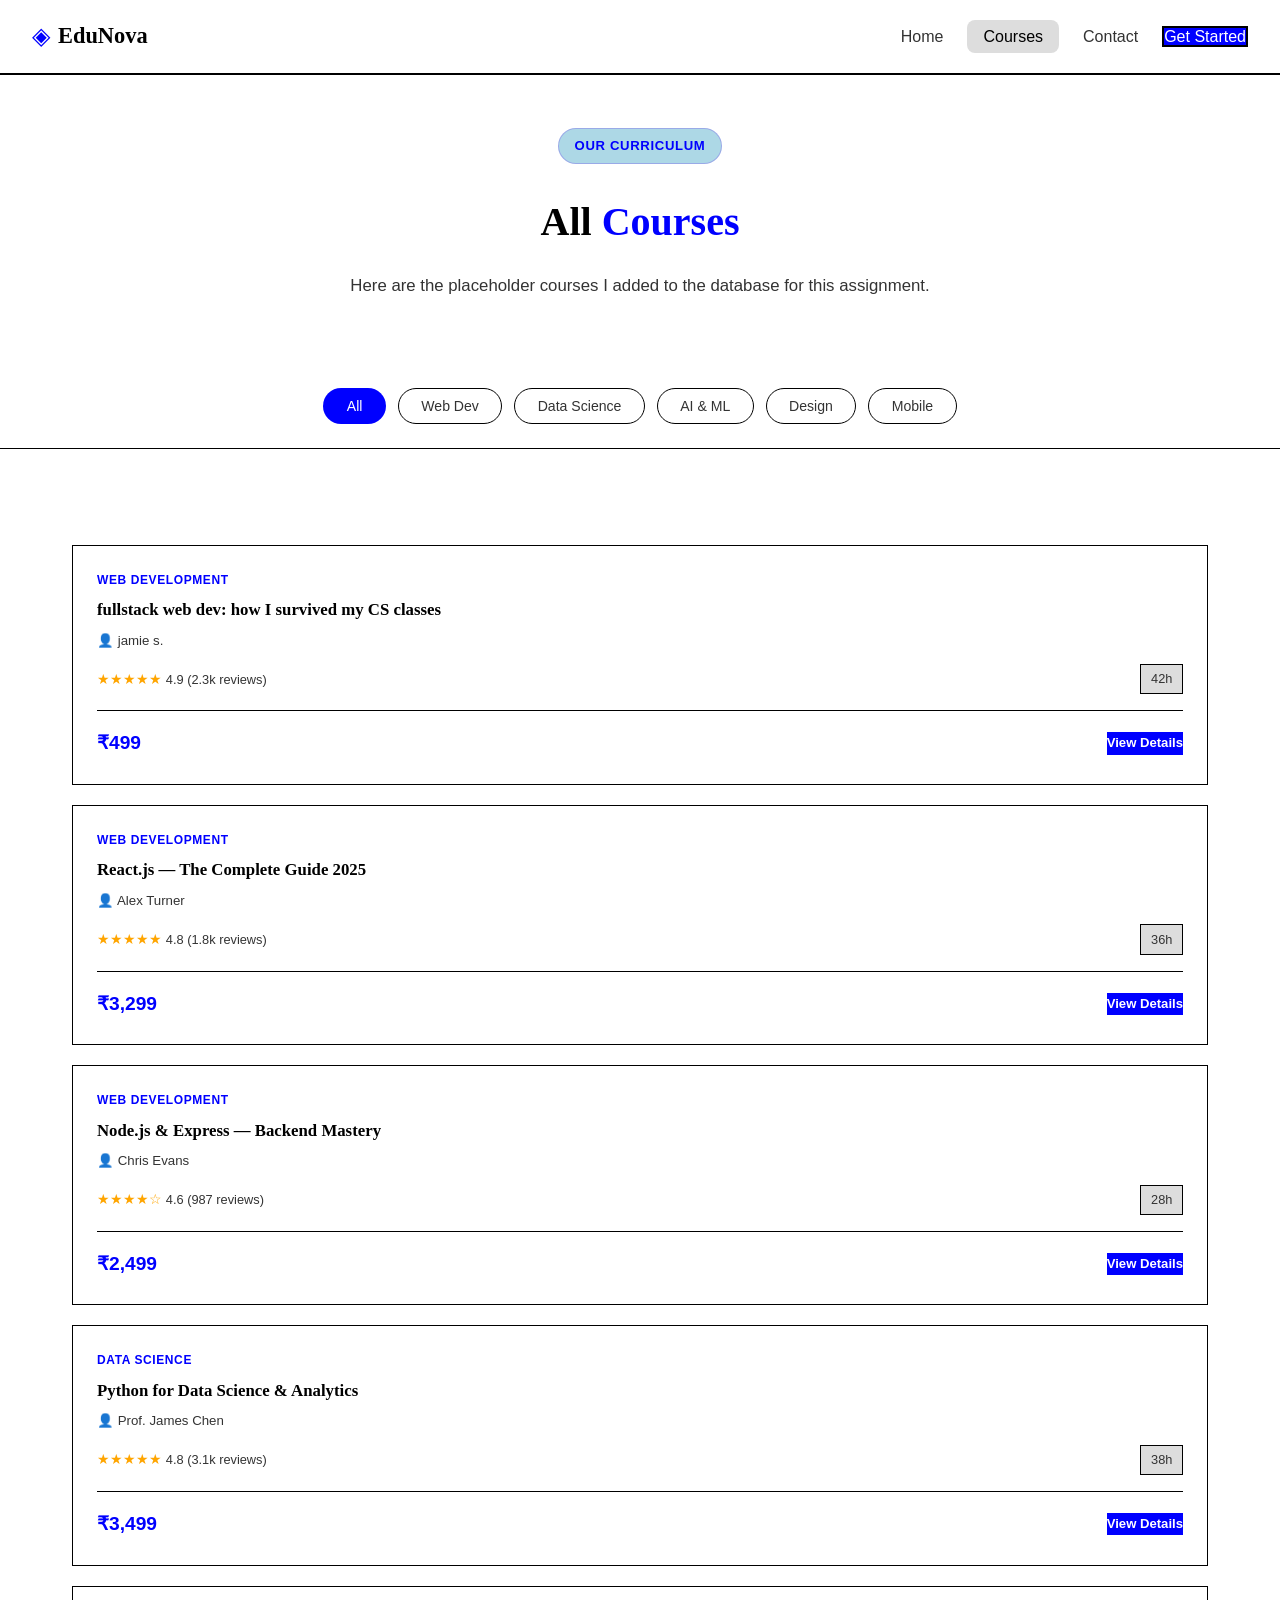
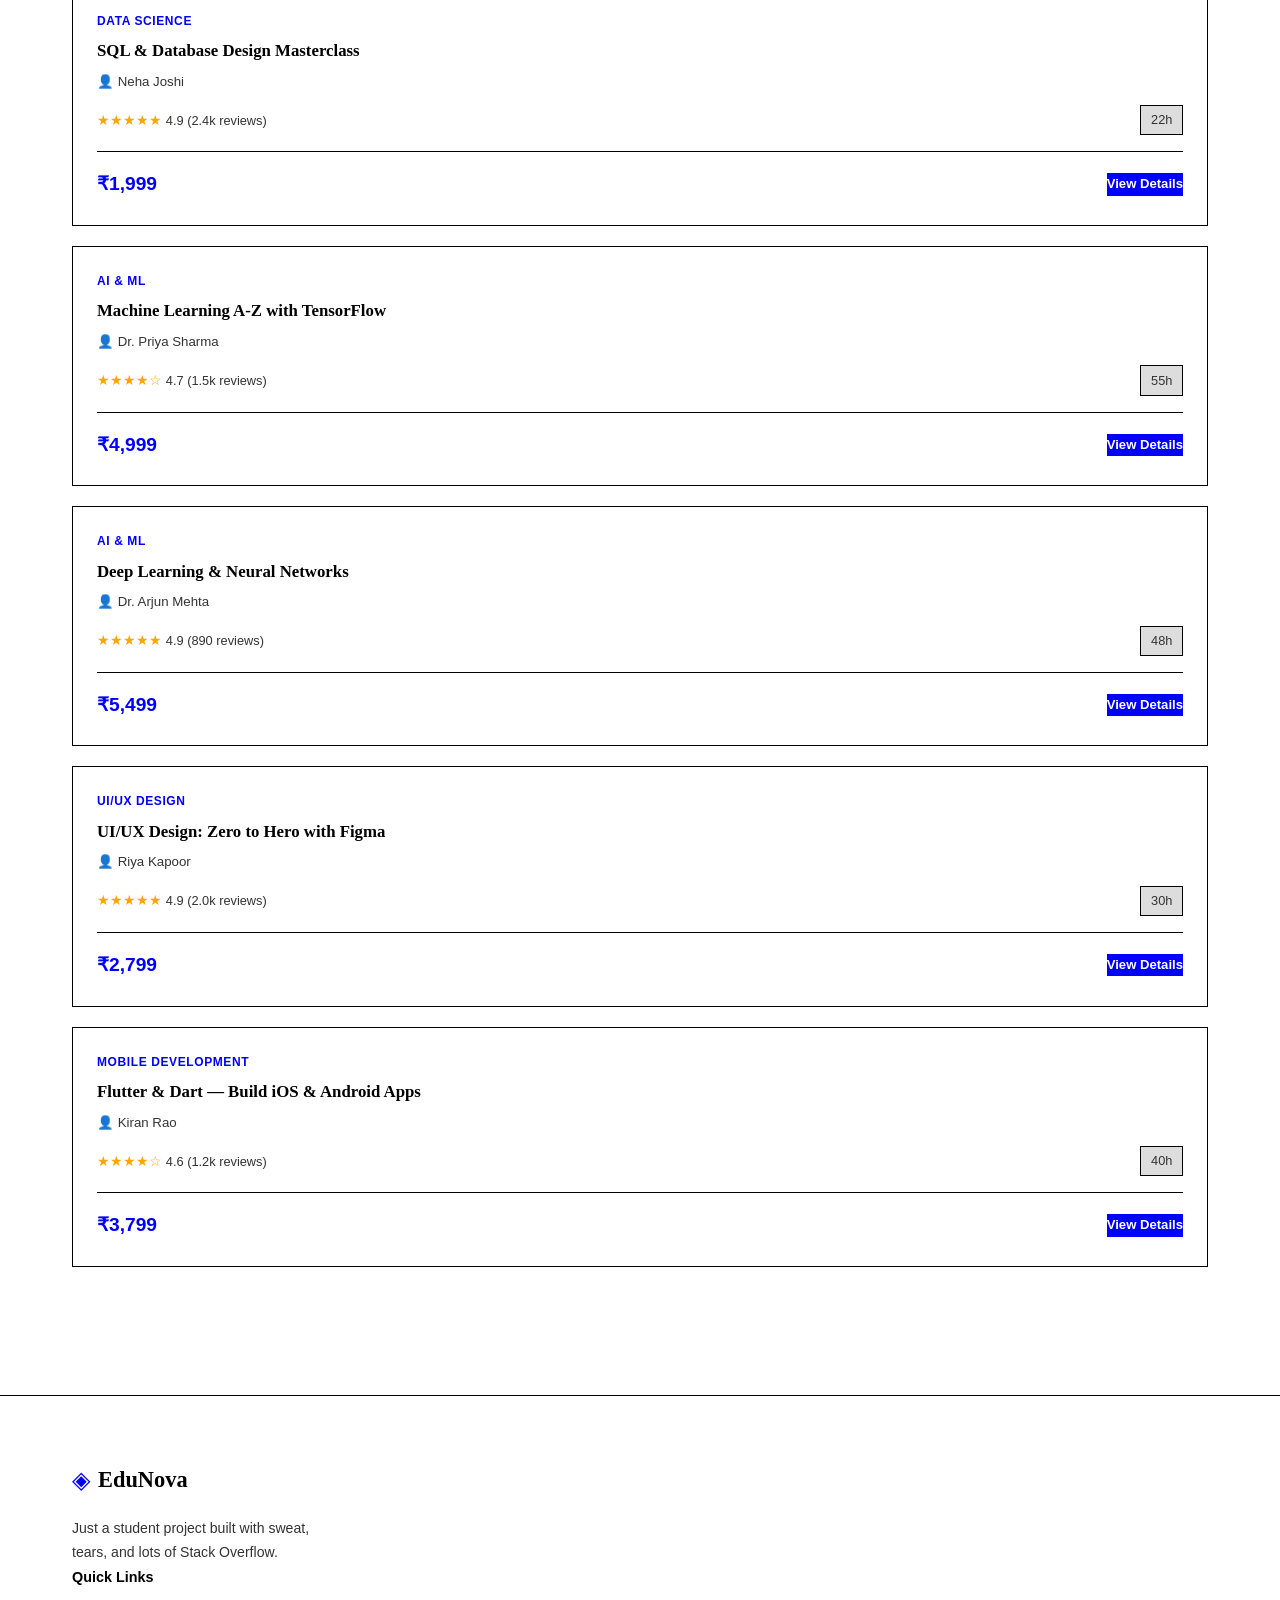
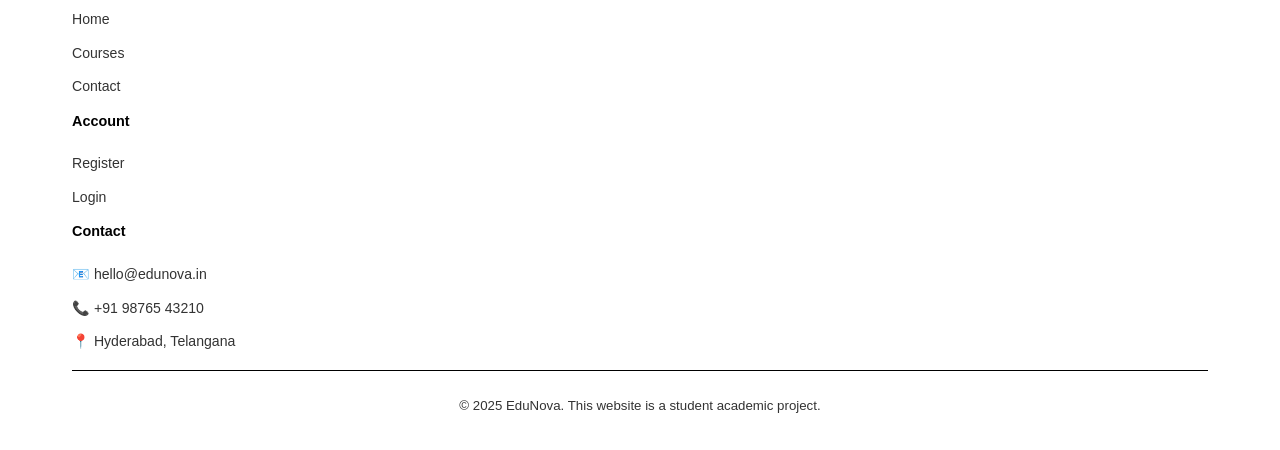
<file: courses.html>
<!DOCTYPE html>
<!-- Jamie S. - Courses List -->
<!-- Note to professor: my backend script broke so I had to hardcode these HTML cards at the last minute :( -->
<html lang="en">

<head>
  <meta charset="UTF-8" />
  <meta name="viewport" content="width=device-width, initial-scale=1.0" />
  <title>Courses — EduNova</title>
  <link rel="stylesheet" href="styles.css" />
  <link
    href="https://fonts.googleapis.com/css2?family=Playfair+Display:wght@400;700;900&family=DM+Sans:wght@300;400;500;600&display=swap"
    rel="stylesheet" />
</head>

<body>

  <div class="navbar">
    <div class="nav-brand">
      <span class="brand-icon">◈</span>
      <span class="brand-name">EduNova</span>
    </div>
    <ul class="nav-links">
      <li><a href="index.html" class="nav-link">Home</a></li>
      <li><a href="courses.html" class="nav-link active">Courses</a></li>
      <li><a href="contact.html" class="nav-link">Contact</a></li>
      <li><a href="register.html" class="nav-btn">Get Started</a></li>
    </ul>
    <button class="hamburger" onclick="toggleMenu()">☰</button>
  </div>

  <!-- PAGE HEADER -->
  <div class="page-header">
    <div class="container">
      <span class="section-tag">Our Curriculum</span>
      <h1 class="page-title">All <span class="gradient-text">Courses</span></h1>
      <p>Here are the placeholder courses I added to the database for this assignment.</p>
    </div>
  </div>

  <!-- FILTER BAR -->
  <div class="filter-section">
    <div class="container">
      <div class="filter-bar">
        <button class="filter-btn active" onclick="filterCourses('all', this)">All</button>
        <button class="filter-btn" onclick="filterCourses('web', this)">Web Dev</button>
        <button class="filter-btn" onclick="filterCourses('data', this)">Data Science</button>
        <button class="filter-btn" onclick="filterCourses('ai', this)">AI & ML</button>
        <button class="filter-btn" onclick="filterCourses('design', this)">Design</button>
        <button class="filter-btn" onclick="filterCourses('mobile', this)">Mobile</button>
      </div>
    </div>
  </div>

  <!-- COURSES GRID -->
  <div class="section">
    <div class="container">
      <div class="courses-grid big-grid" id="coursesGrid">

        <!-- WEB DEV -->
        <!-- i should probably put this in a for loop but idk how in plain html -->
        <div class="course-card" data-cat="web">
          <div class="course-body">
            <div class="course-category">Web Development</div>
            <h3 class="course-title">fullstack web dev: how I survived my CS classes</h3>
            <p class="course-instructor">👤 jamie s.</p>
            <div class="course-meta">
              <div class="stars">★★★★★ <span>4.9 (2.3k reviews)</span></div>
              <span class="course-duration">42h</span>
            </div>
            <div class="course-footer">
              <span class="price">₹499</span>
              <a href="course-details.html" class="btn-small">View Details</a>
            </div>
          </div>
        </div>

        <div class="course-card" data-cat="web">
          <div class="course-body">
            <div class="course-category">Web Development</div>
            <h3 class="course-title">React.js — The Complete Guide 2025</h3>
            <p class="course-instructor">👤 Alex Turner</p>
            <div class="course-meta">
              <div class="stars">★★★★★ <span>4.8 (1.8k reviews)</span></div>
              <span class="course-duration">36h</span>
            </div>
            <div class="course-footer">
              <span class="price">₹3,299</span>
              <a href="course-details.html" class="btn-small">View Details</a>
            </div>
          </div>
        </div>

        <div class="course-card" data-cat="web">
          <div class="course-body">
            <div class="course-category">Web Development</div>
            <h3 class="course-title">Node.js & Express — Backend Mastery</h3>
            <p class="course-instructor">👤 Chris Evans</p>
            <div class="course-meta">
              <div class="stars">★★★★☆ <span>4.6 (987 reviews)</span></div>
              <span class="course-duration">28h</span>
            </div>
            <div class="course-footer">
              <span class="price">₹2,499</span>
              <a href="course-details.html" class="btn-small">View Details</a>
            </div>
          </div>
        </div>

        <!-- Data Science -->
        <div class="course-card" data-cat="data">
          <div class="course-body">
            <div class="course-category">Data Science</div>
            <h3 class="course-title">Python for Data Science & Analytics</h3>
            <p class="course-instructor">👤 Prof. James Chen</p>
            <div class="course-meta">
              <div class="stars">★★★★★ <span>4.8 (3.1k reviews)</span></div>
              <span class="course-duration">38h</span>
            </div>
            <div class="course-footer">
              <span class="price">₹3,499</span>
              <a href="course-details.html" class="btn-small">View Details</a>
            </div>
          </div>
        </div>

        <div class="course-card" data-cat="data">
          <div class="course-body">
            <div class="course-category">Data Science</div>
            <h3 class="course-title">SQL & Database Design Masterclass</h3>
            <p class="course-instructor">👤 Neha Joshi</p>
            <div class="course-meta">
              <div class="stars">★★★★★ <span>4.9 (2.4k reviews)</span></div>
              <span class="course-duration">22h</span>
            </div>
            <div class="course-footer">
              <span class="price">₹1,999</span>
              <a href="course-details.html" class="btn-small">View Details</a>
            </div>
          </div>
        </div>

        <!-- AI / ML -->
        <div class="course-card" data-cat="ai">
          <div class="course-body">
            <div class="course-category">AI & ML</div>
            <h3 class="course-title">Machine Learning A-Z with TensorFlow</h3>
            <p class="course-instructor">👤 Dr. Priya Sharma</p>
            <div class="course-meta">
              <div class="stars">★★★★☆ <span>4.7 (1.5k reviews)</span></div>
              <span class="course-duration">55h</span>
            </div>
            <div class="course-footer">
              <span class="price">₹4,999</span>
              <a href="course-details.html" class="btn-small">View Details</a>
            </div>
          </div>
        </div>

        <div class="course-card" data-cat="ai">
          <div class="course-body">
            <div class="course-category">AI & ML</div>
            <h3 class="course-title">Deep Learning & Neural Networks</h3>
            <p class="course-instructor">👤 Dr. Arjun Mehta</p>
            <div class="course-meta">
              <div class="stars">★★★★★ <span>4.9 (890 reviews)</span></div>
              <span class="course-duration">48h</span>
            </div>
            <div class="course-footer">
              <span class="price">₹5,499</span>
              <a href="course-details.html" class="btn-small">View Details</a>
            </div>
          </div>
        </div>

        <!-- Design -->
        <div class="course-card" data-cat="design">
          <div class="course-body">
            <div class="course-category">UI/UX Design</div>
            <h3 class="course-title">UI/UX Design: Zero to Hero with Figma</h3>
            <p class="course-instructor">👤 Riya Kapoor</p>
            <div class="course-meta">
              <div class="stars">★★★★★ <span>4.9 (2.0k reviews)</span></div>
              <span class="course-duration">30h</span>
            </div>
            <div class="course-footer">
              <span class="price">₹2,799</span>
              <a href="course-details.html" class="btn-small">View Details</a>
            </div>
          </div>
        </div>

        <!-- Mobile -->
        <div class="course-card" data-cat="mobile">
          <div class="course-body">
            <div class="course-category">Mobile Development</div>
            <h3 class="course-title">Flutter & Dart — Build iOS & Android Apps</h3>
            <p class="course-instructor">👤 Kiran Rao</p>
            <div class="course-meta">
              <div class="stars">★★★★☆ <span>4.6 (1.2k reviews)</span></div>
              <span class="course-duration">40h</span>
            </div>
            <div class="course-footer">
              <span class="price">₹3,799</span>
              <a href="course-details.html" class="btn-small">View Details</a>
            </div>
          </div>
        </div>

      </div>
      <!-- error message if javascript filters hide everything -->
      <p id="noResults" style="display:none;text-align:center;color:var(--text-muted);padding:2rem">No courses found for
        this category.</p>
    </div>
  </div>

  <!-- FOOTER -->
  <div class="footer">
    <div class="container">
      <div class="footer-grid">
        <div class="footer-brand">
          <div class="nav-brand" style="margin-bottom:1rem">
            <span class="brand-icon">◈</span>
            <span class="brand-name">EduNova</span>
          </div>
          <p>Just a student project built with sweat, tears, and lots of Stack Overflow.</p>
        </div>
        <div class="footer-col">
          <h4>Quick Links</h4>
          <ul>
            <li><a href="index.html">Home</a></li>
            <li><a href="courses.html">Courses</a></li>
            <li><a href="contact.html">Contact</a></li>
          </ul>
        </div>
        <div class="footer-col">
          <h4>Account</h4>
          <ul>
            <li><a href="register.html">Register</a></li>
            <li><a href="register.html#login">Login</a></li>
          </ul>
        </div>
        <div class="footer-col">
          <h4>Contact</h4>
          <ul>
            <li>📧 hello@edunova.in</li>
            <li>📞 +91 98765 43210</li>
            <li>📍 Hyderabad, Telangana</li>
          </ul>
        </div>
      </div>
      <div class="footer-bottom">
        <p>© 2025 EduNova. This website is a student academic project.</p>
      </div>
    </div>
  </div>

  <script>
    function toggleMenu() {
      document.querySelector('.nav-links').classList.toggle('open');
    }
    function filterCourses(cat, btn) {
      document.querySelectorAll('.filter-btn').forEach(b => b.classList.remove('active'));
      btn.classList.add('active');
      const cards = document.querySelectorAll('.course-card');
      let visible = 0;
      cards.forEach(card => {
        if (cat === 'all' || card.dataset.cat === cat) {
          card.style.display = 'block';
          visible++;
        } else {
          card.style.display = 'none';
        }
      });
      document.getElementById('noResults').style.display = visible === 0 ? 'block' : 'none';
    }
  </script>
</body>

</html>
</file>
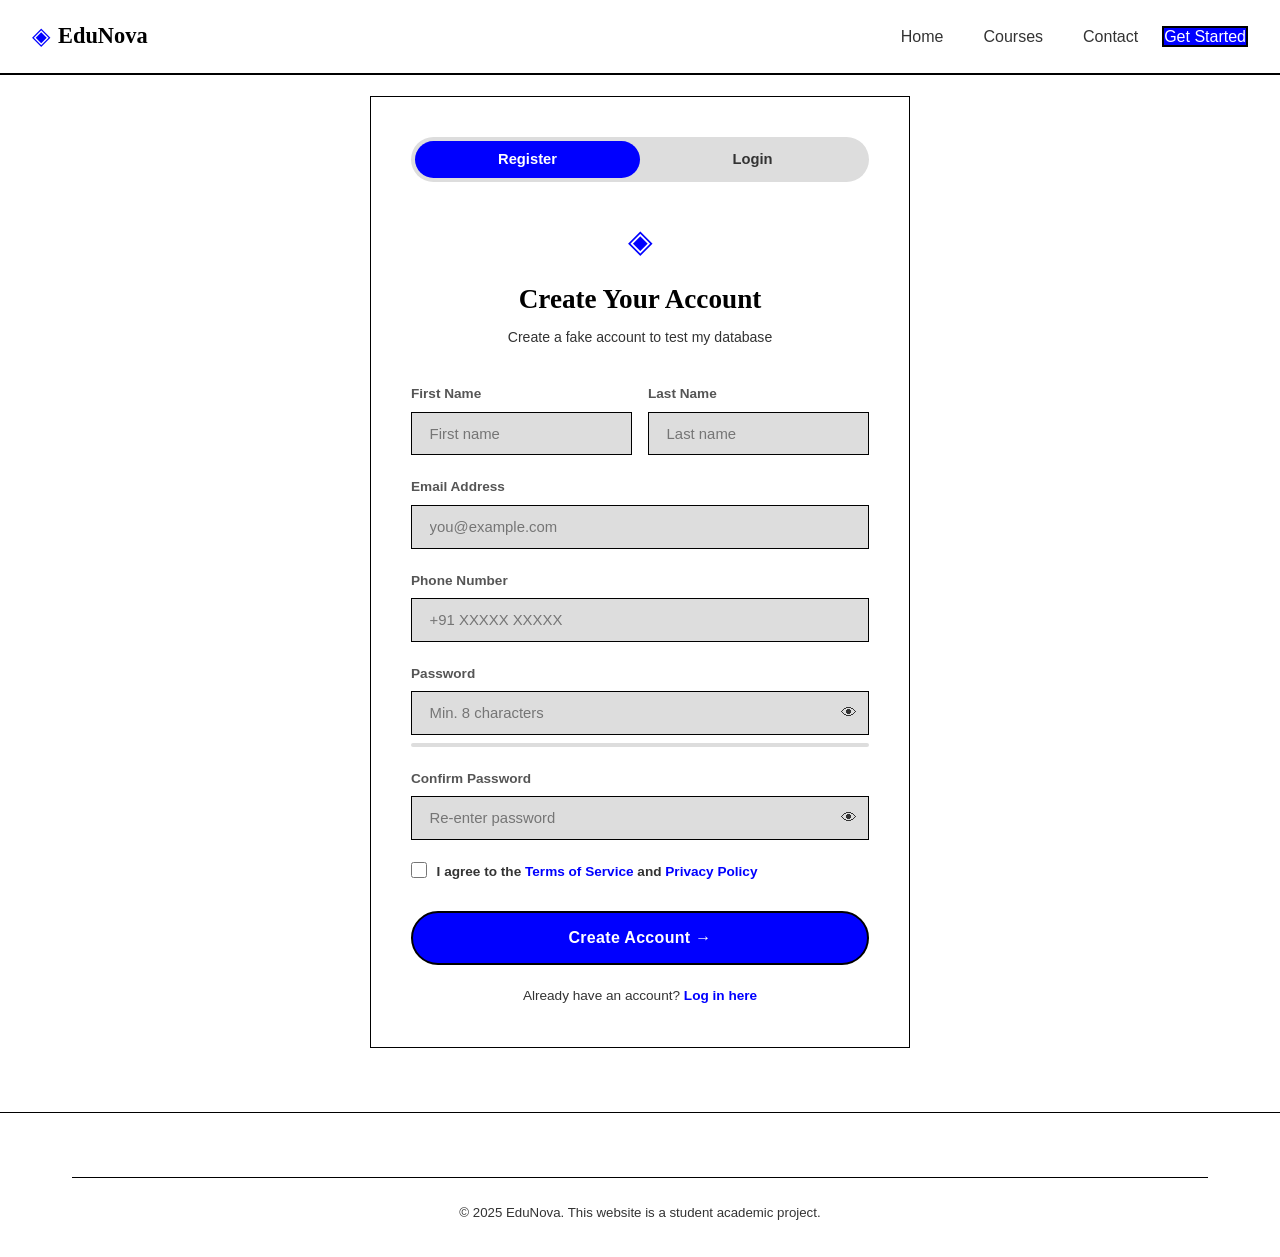
<file: register.html>
<!DOCTYPE html>
<!-- Jamie S. - Auth Page -->
<html lang="en">

<head>
  <meta charset="UTF-8" />
  <meta name="viewport" content="width=device-width, initial-scale=1.0" />
  <title>Register / Login — EduNova</title>
  <link rel="stylesheet" href="styles.css" />
  <link
    href="https://fonts.googleapis.com/css2?family=Playfair+Display:wght@400;700;900&family=DM+Sans:wght@300;400;500;600&display=swap"
    rel="stylesheet" />
</head>

<body>

  <div class="navbar">
    <div class="nav-brand">
      <span class="brand-icon">◈</span>
      <span class="brand-name">EduNova</span>
    </div>
    <ul class="nav-links">
      <li><a href="index.html" class="nav-link">Home</a></li>
      <li><a href="courses.html" class="nav-link">Courses</a></li>
      <li><a href="contact.html" class="nav-link">Contact</a></li>
      <li><a href="register.html" class="nav-btn">Get Started</a></li>
    </ul>
    <button class="hamburger" onclick="toggleMenu()">☰</button>
  </div>

  <div class="auth-section">
    <div class="auth-container">

      <!-- TABS -->
      <div class="auth-tabs">
        <button class="auth-tab active" id="regTab" onclick="switchTab('register')">Register</button>
        <button class="auth-tab" id="loginTab" onclick="switchTab('login')">Login</button>
      </div>

      <!-- REGISTER FORM (frontend validation only for now) -->
      <div class="auth-form-wrap" id="registerForm">
        <div class="auth-header">
          <span class="brand-icon" style="font-size:2rem">◈</span>
          <h2>Create Your Account</h2>
          <p>Create a fake account to test my database</p>
        </div>
        <form novalidate onsubmit="validateRegister(event)">
          <div class="form-row two-col">
            <div class="form-group">
              <label for="reg-fname">First Name</label>
              <input type="text" id="reg-fname" placeholder="First name" />
              <span class="field-error" id="err-fname"></span>
            </div>
            <div class="form-group">
              <label for="reg-lname">Last Name</label>
              <input type="text" id="reg-lname" placeholder="Last name" />
              <span class="field-error" id="err-lname"></span>
            </div>
          </div>
          <div class="form-group">
            <label for="reg-email">Email Address</label>
            <input type="email" id="reg-email" placeholder="you@example.com" />
            <span class="field-error" id="err-email"></span>
          </div>
          <div class="form-group">
            <label for="reg-phone">Phone Number</label>
            <input type="tel" id="reg-phone" placeholder="+91 XXXXX XXXXX" />
            <span class="field-error" id="err-phone"></span>
          </div>
          <div class="form-group">
            <label for="reg-pass">Password</label>
            <div class="pass-wrap">
              <input type="password" id="reg-pass" placeholder="Min. 8 characters" oninput="checkStrength()" />
              <button type="button" class="toggle-pass" onclick="togglePass('reg-pass', this)">👁</button>
            </div>
            <div class="strength-bar">
              <div class="strength-fill" id="strengthFill"></div>
            </div>
            <span class="strength-label" id="strengthLabel"></span>
            <span class="field-error" id="err-pass"></span>
          </div>
          <div class="form-group">
            <label for="reg-confirm">Confirm Password</label>
            <div class="pass-wrap">
              <input type="password" id="reg-confirm" placeholder="Re-enter password" />
              <button type="button" class="toggle-pass" onclick="togglePass('reg-confirm', this)">👁</button>
            </div>
            <span class="field-error" id="err-confirm"></span>
          </div>
          <div class="form-group checkbox-group">
            <label class="checkbox-label">
              <input type="checkbox" id="reg-terms" />
              <span>I agree to the <a href="#">Terms of Service</a> and <a href="#">Privacy Policy</a></span>
            </label>
            <span class="field-error" id="err-terms"></span>
          </div>
          <button type="submit" class="btn btn-primary submit-btn">Create Account →</button>
          <p class="switch-auth">Already have an account? <a href="#" onclick="switchTab('login')">Log in here</a></p>
        </form>
      </div>

      <!-- LOGIN FORM -->
      <div class="auth-form-wrap" id="loginFormWrap" style="display:none">
        <div class="auth-header">
          <span class="brand-icon" style="font-size:2rem">◈</span>
          <h2>Welcome Back!</h2>
          <p>Sign in to test the login functionality</p>
        </div>
        <form novalidate onsubmit="validateLogin(event)">
          <div class="form-group">
            <label for="login-email">Email Address</label>
            <input type="email" id="login-email" placeholder="you@example.com" />
            <span class="field-error" id="lerr-email"></span>
          </div>
          <div class="form-group">
            <label for="login-pass">Password</label>
            <div class="pass-wrap">
              <input type="password" id="login-pass" placeholder="Your password" />
              <button type="button" class="toggle-pass" onclick="togglePass('login-pass', this)">👁</button>
            </div>
            <span class="field-error" id="lerr-pass"></span>
          </div>
          <div class="form-group flex-between">
            <label class="checkbox-label">
              <input type="checkbox" id="remember" />
              <span>Remember me</span>
            </label>
            <a href="#" class="forgot-link">Forgot password?</a>
          </div>
          <button type="submit" class="btn btn-primary submit-btn">Sign In →</button>
          <p class="switch-auth">Don't have an account? <a href="#" onclick="switchTab('register')">Register here</a>
          </p>
        </form>
      </div>

    </div>
  </div>

  <!-- SUCCESS TOAST -->
  <div class="toast" id="toast"></div>

  <div class="footer">
    <div class="container">
      <div class="footer-bottom">
        <p>© 2025 EduNova. This website is a student academic project.</p>
      </div>
    </div>
  </div>

  <script>
    // nav menu toggle
    function toggleMenu() { document.querySelector('.nav-links').classList.toggle('open'); }

    function switchTab(tab) {
      const isReg = tab === 'register';
      document.getElementById('registerForm').style.display = isReg ? 'block' : 'none';
      document.getElementById('loginFormWrap').style.display = isReg ? 'none' : 'block';
      document.getElementById('regTab').classList.toggle('active', isReg);
      document.getElementById('loginTab').classList.toggle('active', !isReg);
    }

    // Check URL hash for direct login link
    if (window.location.hash === '#login') switchTab('login');

    // helper functions for errors
    function showError(id, msg) {
      const el = document.getElementById(id);
      el.textContent = msg;
      el.style.display = 'block';
    }
    function clearError(id) {
      const el = document.getElementById(id);
      if (el) { el.textContent = ''; el.style.display = 'none'; }
    }
    function clearAll(ids) { ids.forEach(clearError); }

    // fake toast notification
    function showToast(msg, success = true) {
      const t = document.getElementById('toast');
      t.textContent = msg;
      t.className = 'toast ' + (success ? 'toast-success' : 'toast-error') + ' show';
      setTimeout(() => t.className = 'toast', 3500);
    }

    function validateRegister(e) {
      e.preventDefault();
      const errs = ['err-fname', 'err-lname', 'err-email', 'err-phone', 'err-pass', 'err-confirm', 'err-terms'];
      clearAll(errs);
      let valid = true;

      const fname = document.getElementById('reg-fname').value.trim();
      const lname = document.getElementById('reg-lname').value.trim();
      const email = document.getElementById('reg-email').value.trim();
      const phone = document.getElementById('reg-phone').value.trim();
      const pass = document.getElementById('reg-pass').value;
      const conf = document.getElementById('reg-confirm').value;
      const terms = document.getElementById('reg-terms').checked;

      if (!fname) { showError('err-fname', '⚠ First name is required'); valid = false; }
      else if (fname.length < 2) { showError('err-fname', '⚠ Must be at least 2 characters'); valid = false; }

      if (!lname) { showError('err-lname', '⚠ Last name is required'); valid = false; }

      const emailRegex = /^[^\s@]+@[^\s@]+\.[^\s@]+$/;
      if (!email) { showError('err-email', '⚠ Email is required'); valid = false; }
      else if (!emailRegex.test(email)) { showError('err-email', '⚠ Please enter a valid email'); valid = false; }

      const phoneRegex = /^[+]?[\d\s-]{10,15}$/;
      if (!phone) { showError('err-phone', '⚠ Phone number is required'); valid = false; }
      else if (!phoneRegex.test(phone)) { showError('err-phone', '⚠ Please enter a valid phone number'); valid = false; }

      if (!pass) { showError('err-pass', '⚠ Password is required'); valid = false; }
      else if (pass.length < 8) { showError('err-pass', '⚠ Password must be at least 8 characters'); valid = false; }
      else if (!/[A-Z]/.test(pass)) { showError('err-pass', '⚠ Must include at least one uppercase letter'); valid = false; }
      else if (!/[0-9]/.test(pass)) { showError('err-pass', '⚠ Must include at least one number'); valid = false; }

      if (!conf) { showError('err-confirm', '⚠ Please confirm your password'); valid = false; }
      else if (pass !== conf) { showError('err-confirm', '⚠ Passwords do not match'); valid = false; }

      if (!terms) { showError('err-terms', '⚠ You must accept the terms to continue'); valid = false; }

      if (valid) {
        showToast('🎉 Account created successfully! Welcome to EduNova!');
        e.target.reset();
        document.getElementById('strengthFill').style.width = '0';
        document.getElementById('strengthLabel').textContent = '';
      } else {
        showToast('⚠ Please fix the errors below.', false);
      }
    }

    function validateLogin(e) {
      e.preventDefault();
      clearAll(['lerr-email', 'lerr-pass']);
      let valid = true;

      const email = document.getElementById('login-email').value.trim();
      const pass = document.getElementById('login-pass').value;

      const emailRegex = /^[^\s@]+@[^\s@]+\.[^\s@]+$/;
      if (!email) { showError('lerr-email', '⚠ Email is required'); valid = false; }
      else if (!emailRegex.test(email)) { showError('lerr-email', '⚠ Please enter a valid email'); valid = false; }

      if (!pass) { showError('lerr-pass', '⚠ Password is required'); valid = false; }
      else if (pass.length < 6) { showError('lerr-pass', '⚠ Password too short'); valid = false; }

      if (valid) {
        showToast('✅ Login successful! Redirecting to dashboard...');
        setTimeout(() => { window.location.href = 'index.html'; }, 2000);
      } else {
        showToast('⚠ Please fix the errors below.', false);
      }
    }

    function checkStrength() {
      const pass = document.getElementById('reg-pass').value;
      const fill = document.getElementById('strengthFill');
      const label = document.getElementById('strengthLabel');
      let strength = 0;
      if (pass.length >= 8) strength++;
      if (/[A-Z]/.test(pass)) strength++;
      if (/[0-9]/.test(pass)) strength++;
      if (/[^A-Za-z0-9]/.test(pass)) strength++;
      const levels = [
        { w: '0%', color: 'transparent', text: '' },
        { w: '25%', color: '#e74c3c', text: 'Weak' },
        { w: '50%', color: '#e67e22', text: 'Fair' },
        { w: '75%', color: '#f39c12', text: 'Good' },
        { w: '100%', color: '#27ae60', text: 'Strong' }
      ];
      const l = levels[strength];
      fill.style.width = l.w;
      fill.style.background = l.color;
      label.textContent = l.text;
      label.style.color = l.color;
    }

    function togglePass(id, btn) {
      const input = document.getElementById(id);
      if (input.type === 'password') { input.type = 'text'; btn.textContent = '🙈'; }
      else { input.type = 'password'; btn.textContent = '👁'; }
    }
  </script>
</body>

</html>
</file>
<file: styles.css>
/* ========================================
   Jamie's CSS file
   pls don't judge, it's very messy
   I gave up on making it responsive
   ======================================== */

/* ---- CSS VARIABLES ---- */
:root {
  --primary: blue;
  --primary-dark: darkblue;
  --accent: red;
  --gold: orange;
  --bg: white;
  --bg-card: white;
  --bg-card2: #eeeeee;
  --surface: #dddddd;
  --border: black;
  /* used to be rgba(255,255,255,0.08) but it looked weird */
  --text: black;
  --text-muted: #333333;
  --text-light: #555555;
  --gradient: blue;
  --gradient-soft: lightblue;
  --font-display: "Times New Roman", Times, serif;
  --font-body: Arial, Helvetica, sans-serif;
  --radius: 0px;
  --radius-sm: 0px;
  --shadow: none;
  --shadow-glow: none;
  --transition: 0s;
}

/* ---- RESET & BASE ---- */
*,
*::before,
*::after {
  box-sizing: border-box;
  margin: 0;
  padding: 0;
}

html {
  scroll-behavior: smooth;
}

body {
  font-family: var(--font-body);
  background: var(--bg);
  color: var(--text);
  line-height: 1.7;
  overflow-x: hidden;
}

a {
  text-decoration: none;
  color: inherit;
  transition: color var(--transition);
}

ul {
  list-style: none;
}

input,
textarea,
select,
button {
  font-family: var(--font-body);
}

/* ---- UTILITY ---- */
.container {
  max-width: 1200px;
  margin: 0 auto;
  padding: 0 2rem;
}

.gradient-text {
  color: blue;
}

.section {
  padding: 6rem 0;
}

.section-header {
  text-align: center;
  margin-bottom: 3.5rem;
}

.section-tag {
  display: inline-block;
  background: var(--gradient-soft);
  border: 1px solid rgba(108, 63, 232, 0.3);
  color: var(--primary);
  padding: 0.35rem 1rem;
  border-radius: 50px;
  font-size: 0.82rem;
  font-weight: 600;
  letter-spacing: 0.05em;
  text-transform: uppercase;
  margin-bottom: 1rem;
}

.section-title {
  font-family: var(--font-display);
  font-size: 2.5rem;
  font-weight: 700;
  line-height: 1.2;
  color: var(--text);
}

.section-cta {
  text-align: center;
  margin-top: 3rem;
}

/* ---- BUTTONS ---- */
.btn {
  display: inline-block;
  padding: 0.85rem 2rem;
  border-radius: 50px;
  font-weight: 600;
  font-size: 0.95rem;
  cursor: pointer;
  border: none;
  transition: all var(--transition);
  letter-spacing: 0.02em;
}

.btn-primary {
  background: blue;
  color: #fff;
  border: 2px solid black;
}

.btn-primary:hover {
  background: darkblue;
}

.btn-ghost {
  background: transparent;
  color: var(--text);
  border: 2px solid black;
}

.btn-ghost:hover {
  background: #eee;
}

.btn-white {
  background: #fff;
  color: blue;
  border: 2px solid black;
}

.btn-white:hover {
  transform: translateY(-2px);
  color: var(--primary);
}

.btn-outline-white {
  background: transparent;
  color: #fff;
  border: 2px solid rgba(255, 255, 255, 0.5);
}

.btn-outline-white:hover {
  border-color: #fff;
  transform: translateY(-2px);
}

.btn-small {
  background: blue;
  color: #fff;
  font-size: 0.82rem;
  font-weight: 600;
  transition: all var(--transition);
}

.btn-small:hover {
  background: darkblue;
  color: #fff;
}

/* ---- NAVBAR ---- */
.navbar {
  position: fixed;
  top: 0;
  left: 0;
  right: 0;
  z-index: 1000;
  display: flex;
  align-items: center;
  justify-content: space-between;
  padding: 1rem 2rem;
  background: white;
  border-bottom: 2px solid black;
}

.nav-brand {
  display: flex;
  align-items: center;
  gap: 0.5rem;
  cursor: pointer;
}

.brand-icon {
  font-size: 1.5rem;
  color: blue;
}

.brand-name {
  font-family: var(--font-display);
  font-size: 1.4rem;
  font-weight: bold;
  color: black;
}

.nav-links {
  display: flex;
  align-items: center;
  gap: 0.5rem;
}

.nav-link {
  padding: 0.5rem 1rem;
  color: var(--text-muted);
  font-weight: 500;
  border-radius: 8px;
  transition: all var(--transition);
}

.nav-link:hover,
.nav-link.active {
  color: var(--text);
  background: var(--surface);
}

.nav-btn {
  background: blue;
  color: #fff;
  border: 2px solid black;
}

.nav-btn:hover {
  background: darkblue;
  color: #fff;
}

.hamburger {
  display: none;
  background: none;
  border: none;
  color: var(--text);
  font-size: 1.5rem;
  cursor: pointer;
}

/* ---- HERO ---- */
.hero {
  display: block;
  padding: 4rem 1rem;
  max-width: 1200px;
}

.hero-badge {
  background: lightblue;
  border: 1px solid blue;
  color: var(--primary);
  padding: 0.4rem 1.2rem;
  border-radius: 50px;
  font-size: 0.85rem;
  font-weight: 600;
  margin-bottom: 1.5rem;
}

.hero-title {
  font-family: var(--font-display);
  font-size: 3rem;
  font-weight: bold;
  line-height: 1.1;
  margin-bottom: 1.5rem;
}

.hero-subtitle {
  color: var(--text-muted);
  font-size: 1.1rem;
  max-width: 480px;
  margin-bottom: 2rem;
}

.hero-actions {
  display: flex;
  gap: 1rem;
  flex-wrap: wrap;
  margin-bottom: 3rem;
}

.hero-stats {
  display: flex;
  align-items: center;
  gap: 1.5rem;
}

.stat-num {
  display: block;
  font-size: 1.6rem;
  font-weight: bold;
  color: blue;
}

.stat-label {
  font-size: 0.82rem;
  color: var(--text-muted);
}

.stat-divider {
  width: 1px;
  height: 40px;
  background: var(--border);
}

/* ---- CATEGORIES ---- */
.categories-section {
  background: var(--bg-card);
}

.categories-grid {
  display: block;
}

.category-card {
  background: #eee;
  border: 1px solid var(--border);
  padding: 1rem;
  text-align: center;
  margin-bottom: 10px;
}

.category-card:hover {
  background: var(--bg-card2);
}

.cat-icon {
  font-size: 2.5rem;
  margin-bottom: 0.75rem;
}

.category-card h3 {
  font-size: 0.9rem;
  font-weight: 600;
  margin-bottom: 0.25rem;
}

.category-card p {
  color: var(--text-muted);
  font-size: 0.8rem;
}

/* ---- COURSE CARDS ---- */
.courses-grid {
  display: block;
  margin-bottom: 2rem;
}

.big-grid {
  grid-template-columns: repeat(auto-fill, minmax(300px, 1fr));
}

.course-card {
  background: white;
  border: 1px solid var(--border);
  overflow: hidden;
  margin-bottom: 20px;
}

.course-card:hover {
  border-color: blue;
}

.course-thumb {
  height: 180px;
  background: #ccc;
  border-bottom: 1px solid black;
}

.thumb1 {
  background: blue;
}

.thumb2 {
  background: green;
}

.thumb3 {
  background: red;
}

.thumb4 {
  background: orange;
}

.thumb5 {
  background: purple;
}

.thumb6 {
  background: cyan;
}

.thumb7 {
  background: brown;
}

.thumb8 {
  background: lime;
}

.thumb9 {
  background: teal;
}

.course-badge {
  display: inline-block;
  padding: 0.25rem 0.75rem;
  border-radius: 50px;
  font-size: 0.72rem;
  font-weight: 700;
  background: var(--gold);
  color: #1a1a00;
}

.badge-new {
  background: #22c55e;
  color: #001a00;
}

.badge-hot {
  background: #ef4444;
  color: #fff;
}

.course-body {
  padding: 1.5rem;
}

.course-category {
  font-size: 0.75rem;
  font-weight: 600;
  color: var(--primary);
  text-transform: uppercase;
  letter-spacing: 0.05em;
  margin-bottom: 0.5rem;
}

.course-title {
  font-family: var(--font-display);
  font-size: 1.05rem;
  font-weight: 700;
  margin-bottom: 0.5rem;
  line-height: 1.4;
}

.course-instructor {
  font-size: 0.83rem;
  color: var(--text-muted);
  margin-bottom: 0.75rem;
}

.course-meta {
  display: flex;
  align-items: center;
  justify-content: space-between;
  margin-bottom: 1rem;
}

.stars {
  color: var(--gold);
  font-size: 0.85rem;
}

.stars span {
  color: var(--text-muted);
  font-size: 0.8rem;
}

.course-duration {
  font-size: 0.8rem;
  color: var(--text-muted);
  background: var(--surface);
  padding: 0.2rem 0.6rem;
  border: 1px solid black;
}

.course-footer {
  display: flex;
  align-items: center;
  justify-content: space-between;
  padding-top: 1rem;
  border-top: 1px solid var(--border);
}

.price {
  font-size: 1.2rem;
  font-weight: 700;
  color: var(--primary);
}

/* ---- PAGE HEADER ---- */
.page-header {
  padding: 8rem 2rem 4rem;
  text-align: center;
  position: relative;
  overflow: hidden;
}

.page-title {
  font-family: var(--font-display);
  font-size: 2.5rem;
  font-weight: bold;
  margin: 0.5rem 0 1rem;
}

.page-header p {
  color: var(--text-muted);
  font-size: 1.05rem;
}

/* ---- FILTER BAR ---- */
.filter-section {
  padding: 1.5rem 0;
  background: var(--bg-card);
  border-bottom: 1px solid var(--border);
}

.filter-bar {
  display: flex;
  flex-wrap: wrap;
  gap: 0.75rem;
  justify-content: center;
}

.filter-btn {
  padding: 0.55rem 1.4rem;
  border: 1px solid var(--border);
  border-radius: 50px;
  background: transparent;
  color: var(--text-muted);
  font-size: 0.88rem;
  font-weight: 500;
  cursor: pointer;
  transition: all var(--transition);
}

.filter-btn:hover {
  border-color: var(--primary);
  color: var(--primary);
}

.filter-btn.active {
  background: var(--gradient);
  color: #fff;
  border-color: transparent;
}

/* ---- WHY SECTION ---- */
.why-section {
  background: var(--bg-card);
}

.why-grid {
  display: block;
}

.why-card {
  background: #eee;
  border: 1px solid var(--border);
  padding: 1rem;
  text-align: center;
  margin-bottom: 10px;
}

.why-card:hover {
  transform: translateY(-6px);
  border-color: var(--primary);
}

.why-icon {
  font-size: 2rem;
  margin-bottom: 1rem;
}

.why-card h3 {
  font-size: 1.05rem;
  font-weight: 700;
  margin-bottom: 0.75rem;
}

.why-card p {
  color: var(--text-muted);
  font-size: 0.88rem;
}

/* ---- TESTIMONIALS ---- */
.testimonials-grid {
  display: block;
}

.testimonial-card {
  background: white;
  border: 1px solid var(--border);
  padding: 1rem;
  margin-bottom: 10px;
}

.testimonial-card:hover {
  background: #e0e0e0;
}

.featured-testimonial {
  background: var(--gradient);
  border: none;
}

.featured-testimonial:hover {
  transform: scale(1.03) translateY(-4px);
}

.t-stars {
  color: var(--gold);
  font-size: 1.1rem;
  margin-bottom: 1rem;
}

.featured-testimonial .t-stars {
  color: #fff;
}

.t-text {
  color: var(--text-light);
  font-size: 0.93rem;
  line-height: 1.7;
  margin-bottom: 1.5rem;
}

.featured-testimonial .t-text {
  color: rgba(255, 255, 255, 0.9);
}

.t-author {
  display: flex;
  align-items: center;
  gap: 0.75rem;
}

.t-avatar {
  width: 42px;
  height: 42px;
  border-radius: 50%;
  background: var(--gradient);
  display: flex;
  align-items: center;
  justify-content: center;
  font-weight: 700;
  font-size: 0.85rem;
  flex-shrink: 0;
}

.featured-testimonial .t-avatar {
  background: rgba(255, 255, 255, 0.25);
}

.t-name {
  font-weight: 600;
  font-size: 0.9rem;
}

.t-role {
  color: var(--text-muted);
  font-size: 0.78rem;
}

.featured-testimonial .t-role {
  color: rgba(255, 255, 255, 0.7);
}

/* ---- CTA BANNER ---- */
.cta-banner {
  text-align: center;
  position: relative;
  overflow: hidden;
  background: blue;
  padding: 3rem 1rem;
}

.cta-banner h2 {
  font-family: var(--font-display);
  font-size: 2rem;
  font-weight: bold;
  color: #fff;
  margin-bottom: 0.75rem;
}

.cta-banner p {
  color: rgba(255, 255, 255, 0.85);
  font-size: 1.05rem;
  margin-bottom: 2rem;
}

.cta-actions {
  display: flex;
  gap: 1rem;
  justify-content: center;
  flex-wrap: wrap;
}

/* ---- FEATURED SECTION ---- */
.featured-section {
  background: var(--bg);
}

/* ---- FOOTER ---- */
.footer {
  background: var(--bg-card);
  border-top: 1px solid var(--border);
  padding: 4rem 2rem 2rem;
}

.footer-grid {
  display: block;
  margin-bottom: 1rem;
}

.footer-brand p {
  color: var(--text-muted);
  font-size: 0.88rem;
  max-width: 260px;
  line-height: 1.7;
}

.footer-col h4 {
  font-size: 0.9rem;
  font-weight: 700;
  margin-bottom: 1.2rem;
  color: var(--text);
}

.footer-col ul li {
  margin-bottom: 0.6rem;
  color: var(--text-muted);
  font-size: 0.88rem;
}

.footer-col ul li a:hover {
  color: var(--primary);
}

.footer-bottom {
  border-top: 1px solid var(--border);
  padding-top: 1.5rem;
  text-align: center;
  color: var(--text-muted);
  font-size: 0.83rem;
}

/* ---- COURSE DETAIL PAGE ---- */
.course-detail-hero {
  padding: 7rem 2rem 3rem;
  position: relative;
  background: var(--bg-card);
  border-bottom: 1px solid var(--border);
}

.breadcrumb {
  font-size: 0.82rem;
  color: var(--text-muted);
  margin-bottom: 1.5rem;
}

.breadcrumb a:hover {
  color: var(--primary);
}

.cdh-layout {
  display: grid;
  grid-template-columns: 1fr 380px;
  gap: 4rem;
  align-items: start;
}

.course-category-tag {
  display: inline-block;
  background: var(--gradient-soft);
  color: var(--primary);
  border: 1px solid rgba(108, 63, 232, 0.3);
  padding: 0.3rem 0.9rem;
  border-radius: 50px;
  font-size: 0.78rem;
  font-weight: 600;
  text-transform: uppercase;
  margin-bottom: 1rem;
}

.cdh-title {
  font-family: var(--font-display);
  font-size: 2.5rem;
  font-weight: bold;
  margin-bottom: 1rem;
  line-height: 1.2;
}

.cdh-desc {
  color: var(--text-muted);
  font-size: 0.98rem;
  margin-bottom: 1.5rem;
}

.cdh-meta {
  display: flex;
  align-items: center;
  gap: 0.75rem;
  flex-wrap: wrap;
  margin-bottom: 1.2rem;
}

.stars-lg {
  color: var(--gold);
  font-size: 1.1rem;
}

.rating-num {
  font-weight: 700;
  color: var(--gold);
}

.review-count {
  color: var(--text-muted);
  font-size: 0.85rem;
}

.enrolled-count {
  color: var(--text-muted);
  font-size: 0.85rem;
}

.cdh-tags {
  display: flex;
  flex-wrap: wrap;
  gap: 0.6rem;
  margin-bottom: 1.5rem;
}

.tag {
  background: var(--surface);
  border: 1px solid var(--border);
  border-radius: 50px;
  padding: 0.3rem 0.9rem;
  font-size: 0.8rem;
  color: var(--text-light);
}

.instructor-mini {
  display: flex;
  align-items: center;
  gap: 0.75rem;
}

.inst-avatar {
  width: 44px;
  height: 44px;
  border-radius: 50%;
  background: var(--gradient);
  display: flex;
  align-items: center;
  justify-content: center;
  font-weight: 700;
  font-size: 0.85rem;
  flex-shrink: 0;
}

.inst-mini-name {
  font-weight: 600;
  font-size: 0.9rem;
}

.inst-mini-role {
  color: var(--text-muted);
  font-size: 0.78rem;
}

/* Course card */
.cdh-card {
  background: white;
  border: 2px solid black;
  overflow: hidden;
  position: sticky;
  top: 90px;
}

.course-preview-thumb {
  height: 200px;
  position: relative;
  display: flex;
  align-items: center;
  justify-content: center;
}

.play-btn {
  background: black;
  color: white;
  border: 2px solid white;
  padding: 0.6rem 1.5rem;
  font-size: 0.9rem;
  cursor: pointer;
}

.play-btn:hover {
  background: rgba(255, 255, 255, 0.2);
  transform: scale(1.05);
}

.cdh-card-body {
  padding: 1.5rem;
}

.price-block {
  display: flex;
  align-items: baseline;
  gap: 0.75rem;
  margin-bottom: 0.5rem;
}

.price-main {
  font-size: 2rem;
  font-weight: 800;
  color: var(--text);
}

.price-original {
  font-size: 1rem;
  color: var(--text-muted);
  text-decoration: line-through;
}

.discount-tag {
  background: #22c55e;
  color: #fff;
  padding: 0.2rem 0.6rem;
  border-radius: 50px;
  font-size: 0.75rem;
  font-weight: 700;
}

.timer-block {
  font-size: 0.83rem;
  color: var(--accent);
  margin-bottom: 1.2rem;
}

.enroll-btn {
  width: 100%;
  text-align: center;
  margin-bottom: 0.5rem;
  display: block;
}

.enroll-btn-ghost {
  width: 100%;
  text-align: center;
  display: block;
  margin-bottom: 1rem;
}

.money-back {
  text-align: center;
  font-size: 0.8rem;
  color: var(--text-muted);
  margin-bottom: 1rem;
}

.includes-list {
  padding: 0;
}

.includes-list li {
  padding: 0.3rem 0;
  font-size: 0.83rem;
  color: var(--text-light);
  border-bottom: 1px solid var(--border);
}

.includes-list li:last-child {
  border-bottom: none;
}

/* Detail layout */
.detail-layout {
  display: grid;
  grid-template-columns: 1fr 380px;
  gap: 4rem;
  align-items: start;
}

.detail-block {
  margin-bottom: 3rem;
}

.detail-heading {
  font-family: var(--font-display);
  font-size: 1.5rem;
  font-weight: 700;
  margin-bottom: 1.5rem;
  padding-bottom: 0.75rem;
  border-bottom: 2px solid var(--border);
}

.learn-grid {
  display: grid;
  grid-template-columns: 1fr 1fr;
  gap: 0.75rem;
}

.learn-item {
  font-size: 0.88rem;
  color: var(--text-light);
  padding: 0.5rem 0;
}

.read-more-btn {
  background: none;
  border: none;
  color: var(--primary);
  cursor: pointer;
  font-size: 0.88rem;
  font-weight: 600;
  margin-top: 0.75rem;
  padding: 0;
}

.read-more-btn:hover {
  text-decoration: underline;
}

/* Curriculum */
.curriculum-meta {
  font-size: 0.85rem;
  color: var(--text-muted);
  margin-bottom: 1.5rem;
}

.curriculum-section {
  border: 1px solid var(--border);
  border-radius: var(--radius-sm);
  margin-bottom: 0.75rem;
  overflow: hidden;
}

.curr-header {
  display: flex;
  align-items: center;
  justify-content: space-between;
  padding: 1rem 1.25rem;
  background: var(--surface);
  cursor: pointer;
  font-size: 0.9rem;
  font-weight: 600;
  transition: background var(--transition);
}

.curr-header:hover {
  background: var(--bg-card2);
}

.curr-body {
  display: none;
  padding: 0;
}

.curr-body.open {
  display: block;
}

.curr-lesson {
  display: flex;
  justify-content: space-between;
  padding: 0.65rem 1.25rem;
  font-size: 0.83rem;
  color: var(--text-muted);
  border-top: 1px solid var(--border);
  transition: background var(--transition);
}

.curr-lesson:hover {
  background: var(--surface);
  color: var(--text);
}

.curr-lesson span {
  color: var(--text-muted);
  flex-shrink: 0;
  margin-left: 1rem;
}

.preview-lesson {
  color: var(--primary);
  font-weight: 500;
}

/* Instructor */
.instructor-card {
  display: flex;
  gap: 2rem;
  background: var(--surface);
  border: 1px solid var(--border);
  border-radius: var(--radius);
  padding: 2rem;
}

.inst-big-avatar {
  width: 80px;
  height: 80px;
  border-radius: 50%;
  background: var(--gradient);
  display: flex;
  align-items: center;
  justify-content: center;
  font-size: 1.4rem;
  font-weight: 700;
  flex-shrink: 0;
}

.inst-name {
  font-size: 1.15rem;
  font-weight: 700;
  margin-bottom: 0.25rem;
}

.inst-title {
  color: var(--text-muted);
  font-size: 0.85rem;
  margin-bottom: 0.75rem;
}

.inst-stats {
  display: flex;
  flex-wrap: wrap;
  gap: 1rem;
  margin-bottom: 1rem;
}

.inst-stats span {
  font-size: 0.82rem;
  color: var(--text-muted);
  background: var(--bg-card);
  padding: 0.25rem 0.75rem;
  border-radius: 50px;
  border: 1px solid var(--border);
}

.inst-bio {
  font-size: 0.88rem;
  color: var(--text-muted);
  line-height: 1.7;
}

/* Sidebar */
.detail-sidebar {
  position: sticky;
  top: 90px;
}

.sidebar-enroll-card {
  background: var(--bg-card2);
  border: 1px solid var(--border);
  border-radius: var(--radius);
  padding: 1.5rem;
}

/* Modal */
.modal-overlay {
  position: fixed;
  inset: 0;
  background: #000;
  z-index: 2000;
  display: flex;
  align-items: center;
  justify-content: center;
}

.modal {
  background: white;
  border: 2px solid black;
  padding: 2.5rem;
  max-width: 400px;
  width: 90%;
  text-align: center;
  position: relative;
}

.modal-close {
  position: absolute;
  top: 1rem;
  right: 1rem;
  background: none;
  border: none;
  color: var(--text-muted);
  font-size: 1.2rem;
  cursor: pointer;
}

.modal-close:hover {
  color: var(--text);
}

.modal-icon {
  font-size: 3rem;
  margin-bottom: 1rem;
}

.modal h2 {
  font-family: var(--font-display);
  font-size: 1.5rem;
  margin-bottom: 0.5rem;
}

.modal p {
  color: var(--text-muted);
  font-size: 0.9rem;
  margin-bottom: 1.5rem;
}

/* ---- AUTH PAGE ---- */
.auth-section {
  min-height: 100vh;
  display: flex;
  align-items: center;
  justify-content: center;
  padding: 6rem 2rem 4rem;
  position: relative;
}

.auth-container {
  width: 100%;
  max-width: 540px;
  background: var(--bg-card);
  border: 1px solid var(--border);
  padding: 2.5rem;
}

.auth-tabs {
  display: flex;
  background: var(--surface);
  border-radius: 50px;
  padding: 4px;
  margin-bottom: 2rem;
}

.auth-tab {
  flex: 1;
  padding: 0.65rem;
  border: none;
  background: transparent;
  color: var(--text-muted);
  border-radius: 50px;
  font-weight: 600;
  font-size: 0.92rem;
  cursor: pointer;
  transition: all var(--transition);
}

.auth-tab.active {
  background: var(--gradient);
  color: #fff;
}

.auth-header {
  text-align: center;
  margin-bottom: 2rem;
}

.auth-header h2 {
  font-family: var(--font-display);
  font-size: 1.7rem;
  font-weight: bold;
  margin: 0.5rem 0 0.25rem;
}

.auth-header p {
  color: var(--text-muted);
  font-size: 0.88rem;
}

/* Forms */
.form-group {
  margin-bottom: 1.25rem;
}

.form-row {
  gap: 1rem;
}

.two-col {
  display: grid;
  grid-template-columns: 1fr 1fr;
}

label {
  display: block;
  font-size: 0.85rem;
  font-weight: 600;
  color: var(--text-light);
  margin-bottom: 0.4rem;
}

input[type="text"],
input[type="email"],
input[type="tel"],
input[type="password"],
textarea,
select {
  width: 100%;
  padding: 0.8rem 1.1rem;
  background: var(--surface);
  border: 1px solid var(--border);
  border-radius: var(--radius-sm);
  color: var(--text);
  font-size: 0.93rem;
  transition: all var(--transition);
}

input:focus,
textarea:focus,
select:focus {
  border-color: var(--primary);
}

textarea {
  resize: vertical;
  min-height: 120px;
}

select {}

.field-error {
  display: none;
  color: #ef4444;
  font-size: 0.78rem;
  margin-top: 0.3rem;
  font-weight: 500;
}

.pass-wrap {
  position: relative;
}

.pass-wrap input {
  padding-right: 3rem;
}

.toggle-pass {
  position: absolute;
  right: 0.75rem;
  top: 50%;
  transform: translateY(-50%);
  background: none;
  border: none;
  cursor: pointer;
  font-size: 1rem;
  color: var(--text-muted);
}

.strength-bar {
  height: 4px;
  background: var(--surface);
  border-radius: 2px;
  margin-top: 0.5rem;
  overflow: hidden;
}

.strength-fill {
  height: 100%;
  width: 0;
  border-radius: 2px;
  transition: all 0.3s;
}

.strength-label {
  font-size: 0.75rem;
  font-weight: 600;
  margin-top: 0.25rem;
}

.checkbox-group {
  margin-top: 0.5rem;
}

.checkbox-label {
  display: flex;
  align-items: flex-start;
  gap: 0.6rem;
  cursor: pointer;
  font-size: 0.85rem;
  color: var(--text-muted);
}

.checkbox-label input[type="checkbox"] {
  width: 16px;
  height: 16px;
  margin-top: 2px;
  flex-shrink: 0;
  accent-color: var(--primary);
}

.checkbox-label a {
  color: var(--primary);
}

.checkbox-label a:hover {
  text-decoration: underline;
}

.flex-between {
  display: flex;
  align-items: center;
  justify-content: space-between;
}

.forgot-link {
  font-size: 0.83rem;
  color: var(--primary);
  font-weight: 500;
}

.forgot-link:hover {
  text-decoration: underline;
}

.submit-btn {
  width: 100%;
  margin-top: 0.5rem;
  padding: 1rem;
  font-size: 1rem;
}

.switch-auth {
  text-align: center;
  font-size: 0.85rem;
  color: var(--text-muted);
  margin-top: 1.2rem;
}

.switch-auth a {
  color: var(--primary);
  font-weight: 600;
}

.switch-auth a:hover {
  text-decoration: underline;
}

/* Toast */
.toast {
  position: fixed;
  bottom: -100px;
  left: 50%;
  transform: translateX(-50%);
  padding: 0.9rem 2rem;
  border-radius: 50px;
  font-size: 0.9rem;
  font-weight: 600;
  z-index: 3000;
  transition: bottom 0.4s ease;
  white-space: nowrap;
}

.toast.show {
  bottom: 2rem;
}

.toast-success {
  background: #22c55e;
  color: #fff;
}

.toast-error {
  background: #ef4444;
  color: #fff;
}

/* ---- CONTACT PAGE ---- */
.contact-section {
  background: var(--bg);
}

.contact-layout {
  display: grid;
  grid-template-columns: 1fr 1.3fr;
  gap: 4rem;
  align-items: start;
}

.contact-info-title {
  font-family: var(--font-display);
  font-size: 2rem;
  font-weight: bold;
  margin-bottom: 1rem;
  line-height: 1.2;
}

.contact-info-sub {
  color: var(--text-muted);
  font-size: 0.93rem;
  margin-bottom: 2.5rem;
  line-height: 1.7;
}

.contact-cards {
  display: flex;
  flex-direction: column;
  gap: 1rem;
  margin-bottom: 2.5rem;
}

.contact-card {
  display: flex;
  align-items: flex-start;
  gap: 1rem;
  background: var(--bg-card);
  border: 1px solid var(--border);
  border-radius: var(--radius);
  padding: 1.25rem;
  transition: all var(--transition);
}

.contact-card:hover {
  border-color: var(--primary);
  transform: translateX(4px);
}

.contact-card-icon {
  font-size: 1.5rem;
  flex-shrink: 0;
}

.contact-card-info h4 {
  font-size: 0.9rem;
  font-weight: 700;
  margin-bottom: 0.3rem;
}

.contact-card-info p {
  color: var(--text-muted);
  font-size: 0.85rem;
  line-height: 1.6;
}

.contact-card-info a:hover {
  color: var(--primary);
}

.reply-time {
  display: inline-block;
  margin-top: 0.4rem;
  font-size: 0.75rem;
  color: #22c55e;
  background: rgba(34, 197, 94, 0.1);
  padding: 0.15rem 0.6rem;
  border-radius: 50px;
}

.social-links h4 {
  font-size: 0.9rem;
  font-weight: 700;
  margin-bottom: 1rem;
}

.socials {
  display: flex;
  flex-wrap: wrap;
  gap: 0.6rem;
}

.social-btn {
  padding: 0.45rem 1rem;
  border: 1px solid var(--border);
  border-radius: 50px;
  font-size: 0.82rem;
  color: var(--text-muted);
  transition: all var(--transition);
}

.social-btn:hover {
  border-color: var(--primary);
  color: var(--primary);
}

.contact-form-wrap {
  background: var(--bg-card);
  border: 1px solid var(--border);
  border-radius: var(--radius);
  padding: 2.5rem;
}

.form-title {
  font-family: var(--font-display);
  font-size: 1.4rem;
  font-weight: 700;
  margin-bottom: 1.5rem;
}

/* Map */
.map-section {
  height: 320px;
}

.map-placeholder {
  height: 100%;
  background: #ddd;
  display: flex;
  align-items: center;
  justify-content: center;
  border-top: 1px solid black;
  border-bottom: 1px solid black;
  position: relative;
  overflow: hidden;
}


.map-overlay {
  text-align: center;
  z-index: 1;
}

.map-pin {
  font-size: 3rem;
  margin-bottom: 0.5rem;
}

.map-overlay p {
  color: var(--text-muted);
  font-size: 0.9rem;
}

/* FAQ */
.faq-section {
  background: var(--bg-card);
}

.faq-list {
  max-width: 780px;
  margin: 0 auto;
}

.faq-item {
  border: 1px solid var(--border);
  border-radius: var(--radius-sm);
  margin-bottom: 0.75rem;
  overflow: hidden;
}

.faq-q {
  width: 100%;
  display: flex;
  justify-content: space-between;
  align-items: center;
  padding: 1.1rem 1.5rem;
  background: var(--surface);
  border: none;
  color: var(--text);
  font-size: 0.93rem;
  font-weight: 600;
  cursor: pointer;
  text-align: left;
  transition: background var(--transition);
}

.faq-q:hover {
  background: var(--bg-card2);
}

.faq-q span {
  font-size: 1.2rem;
  color: var(--primary);
  flex-shrink: 0;
  margin-left: 1rem;
}

.faq-a {
  display: none;
  padding: 1.1rem 1.5rem;
  font-size: 0.88rem;
  color: var(--text-muted);
  line-height: 1.7;
  border-top: 1px solid var(--border);
  background: var(--bg-card);
}

.faq-a.open {
  display: block;
}
</file>
